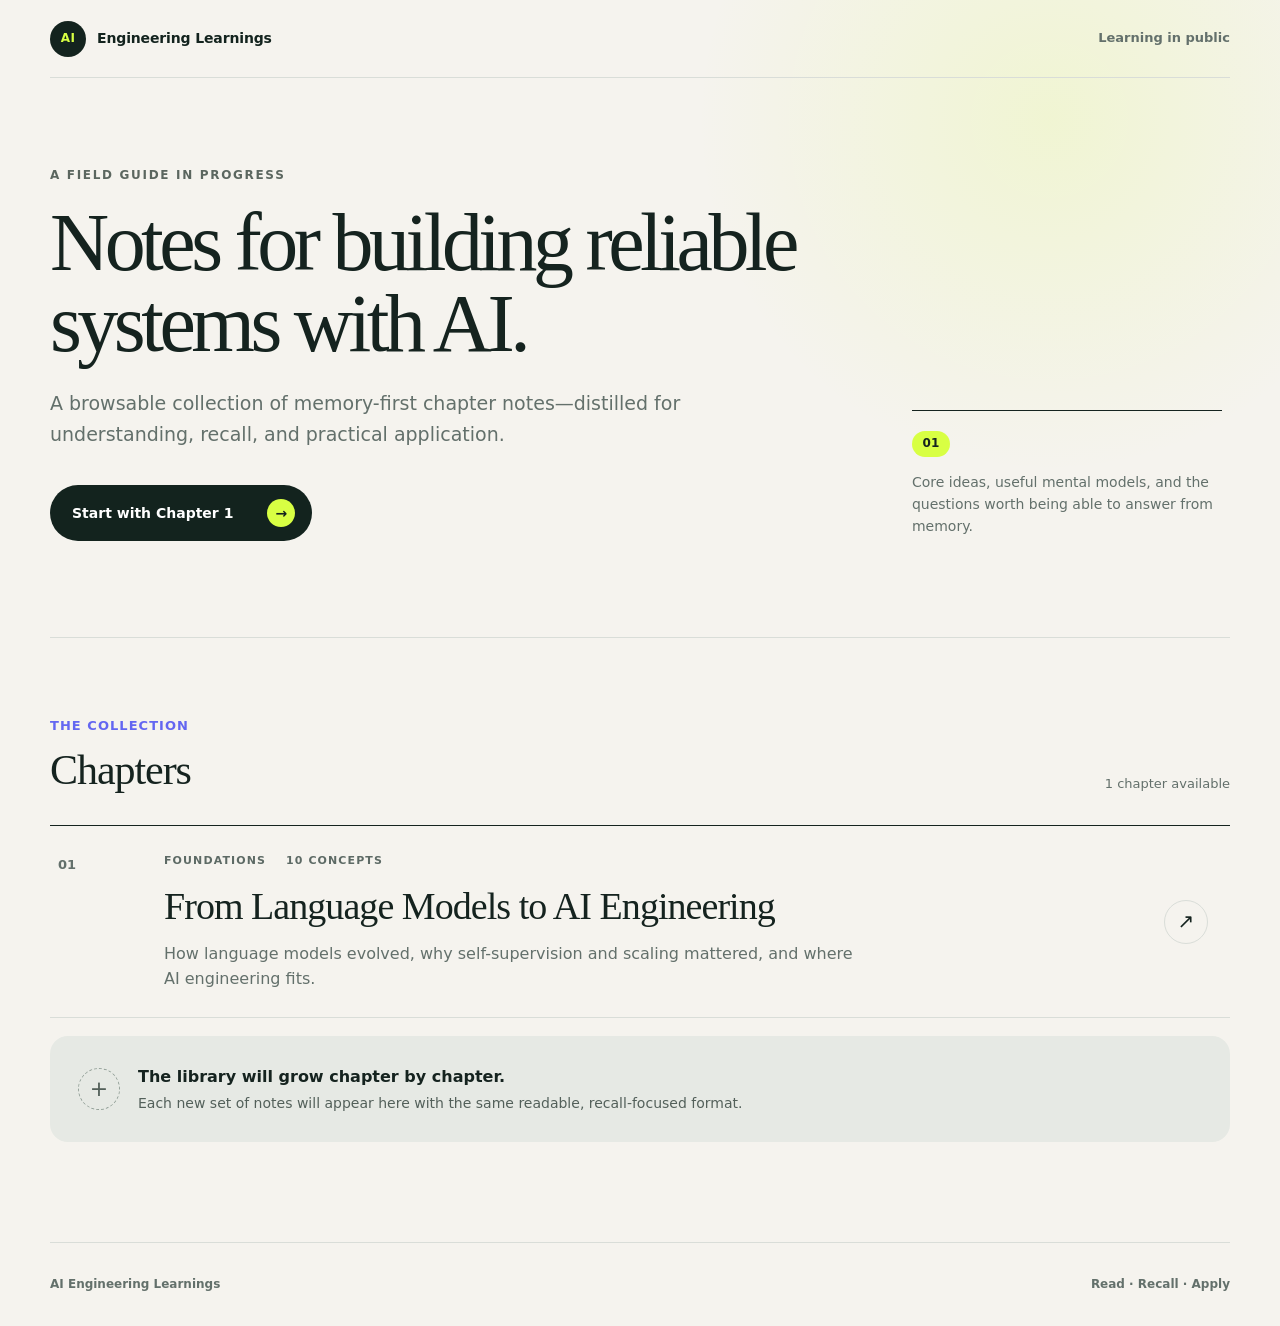
<file: index.html>
<!doctype html>
<html lang="en">
<head>
  <meta charset="utf-8">
  <meta name="viewport" content="width=device-width, initial-scale=1">
  <title>AI Engineering Learnings</title>
  <meta name="description" content="A growing collection of practical, memory-first notes on AI engineering.">
  <link rel="stylesheet" href="styles.css">
</head>
<body class="home-body">
  <header class="site-header site-header-home">
    <a class="brand" href="index.html" aria-label="AI Engineering Learnings home">
      <span class="brand-mark" aria-hidden="true">AI</span>
      <span>Engineering Learnings</span>
    </a>
    <span class="edition-label">Learning in public</span>
  </header>

  <main>
    <section class="home-hero" aria-labelledby="home-title">
      <div class="home-hero-content">
        <p class="eyebrow">A field guide in progress</p>
        <h1 id="home-title">Notes for building reliable systems with AI.</h1>
        <p class="home-intro">A browsable collection of memory-first chapter notes—distilled for understanding, recall, and practical application.</p>
        <a class="primary-link" href="chapters/chapter-1.html">Start with Chapter 1 <span aria-hidden="true">→</span></a>
      </div>
      <aside class="hero-note" aria-label="What these notes prioritize">
        <span class="note-number">01</span>
        <p>Core ideas, useful mental models, and the questions worth being able to answer from memory.</p>
      </aside>
    </section>

    <section class="chapter-library" aria-labelledby="chapters-title">
      <div class="section-heading">
        <div>
          <p class="kicker">The collection</p>
          <h2 id="chapters-title">Chapters</h2>
        </div>
        <p class="chapter-count">1 chapter available</p>
      </div>

      <div class="chapter-list">
        <article class="chapter-item chapter-item-active">
          <a class="chapter-link" href="chapters/chapter-1.html" aria-label="Read Chapter 1: From Language Models to AI Engineering">
            <div class="chapter-index">01</div>
            <div class="chapter-summary">
              <div class="chapter-meta">
                <span>Foundations</span>
                <span>10 concepts</span>
              </div>
              <h3>From Language Models to AI Engineering</h3>
              <p>How language models evolved, why self-supervision and scaling mattered, and where AI engineering fits.</p>
            </div>
            <span class="chapter-arrow" aria-hidden="true">↗</span>
          </a>
        </article>

        <div class="collection-note">
          <span class="collection-note-icon" aria-hidden="true">+</span>
          <div>
            <strong>The library will grow chapter by chapter.</strong>
            <p>Each new set of notes will appear here with the same readable, recall-focused format.</p>
          </div>
        </div>
      </div>
    </section>
  </main>

  <footer class="home-footer">
    <span>AI Engineering Learnings</span>
    <span>Read · Recall · Apply</span>
  </footer>
</body>
</html>
</file>
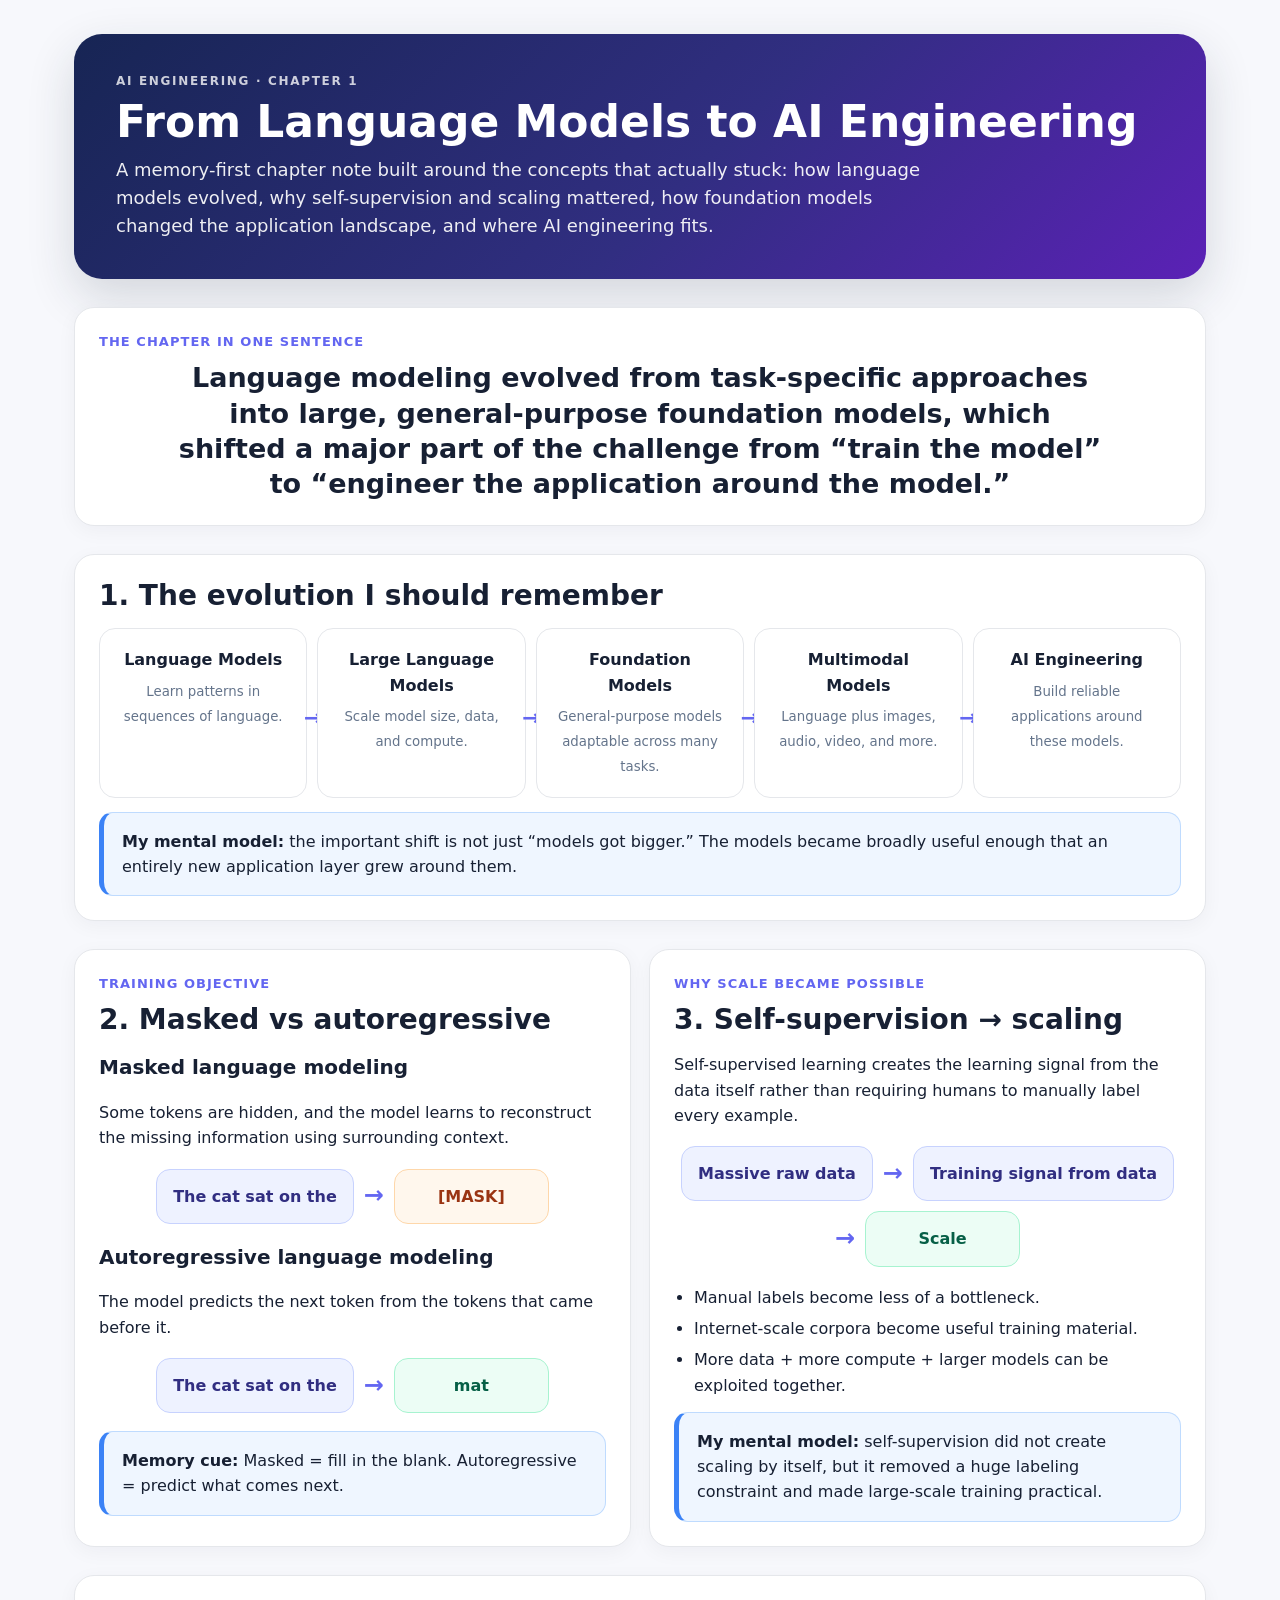
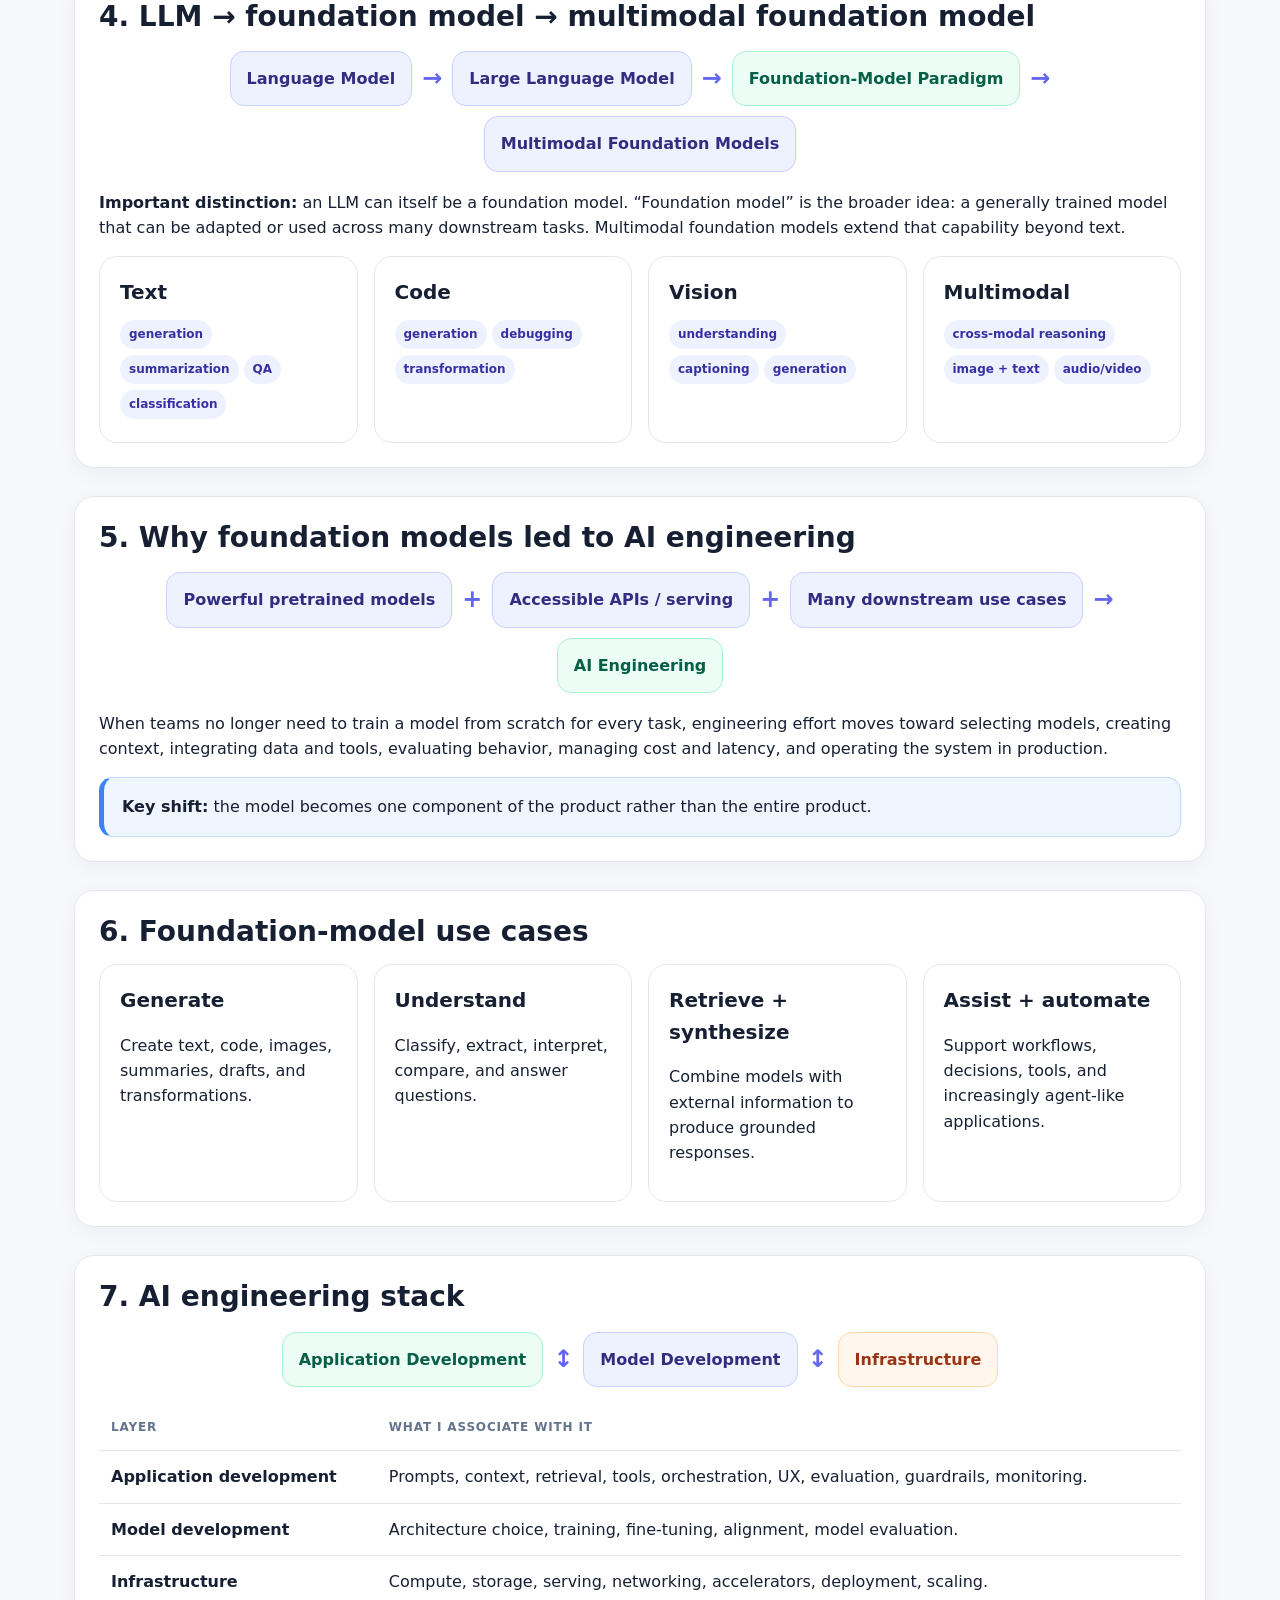
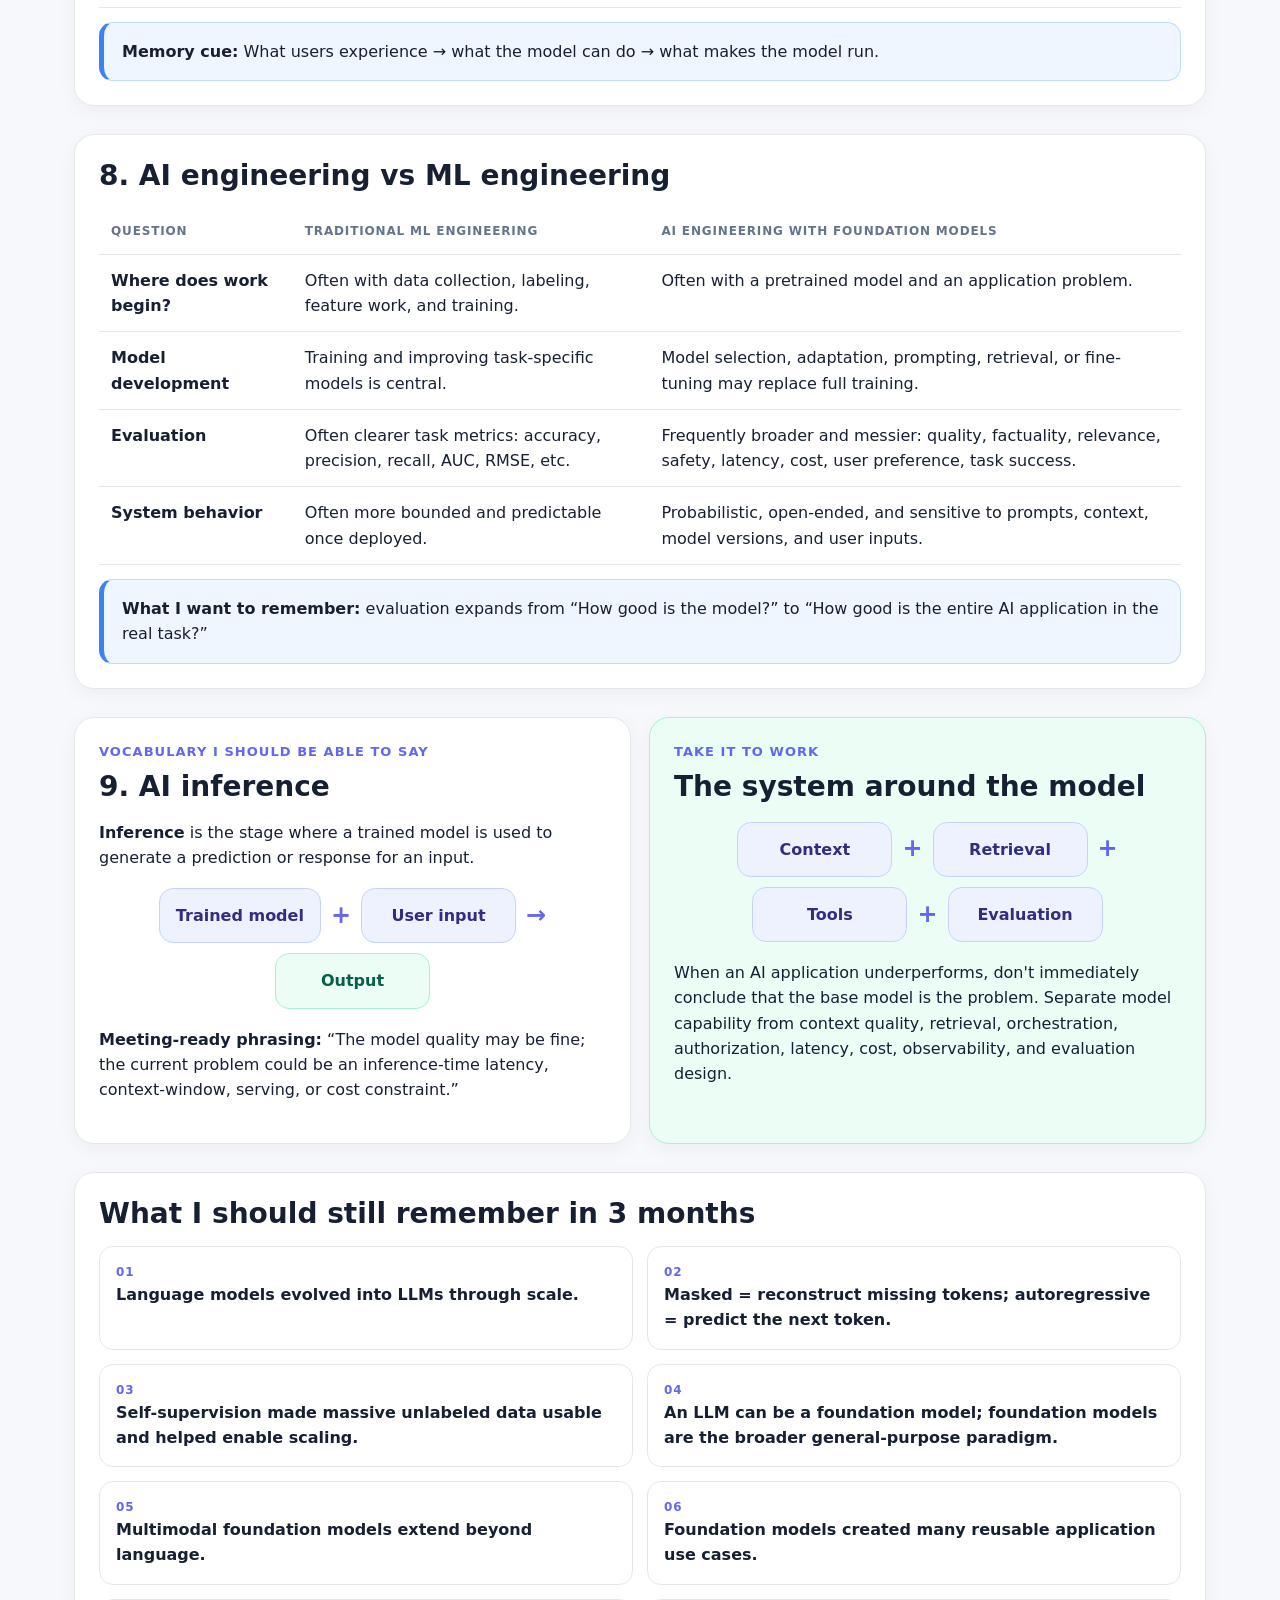
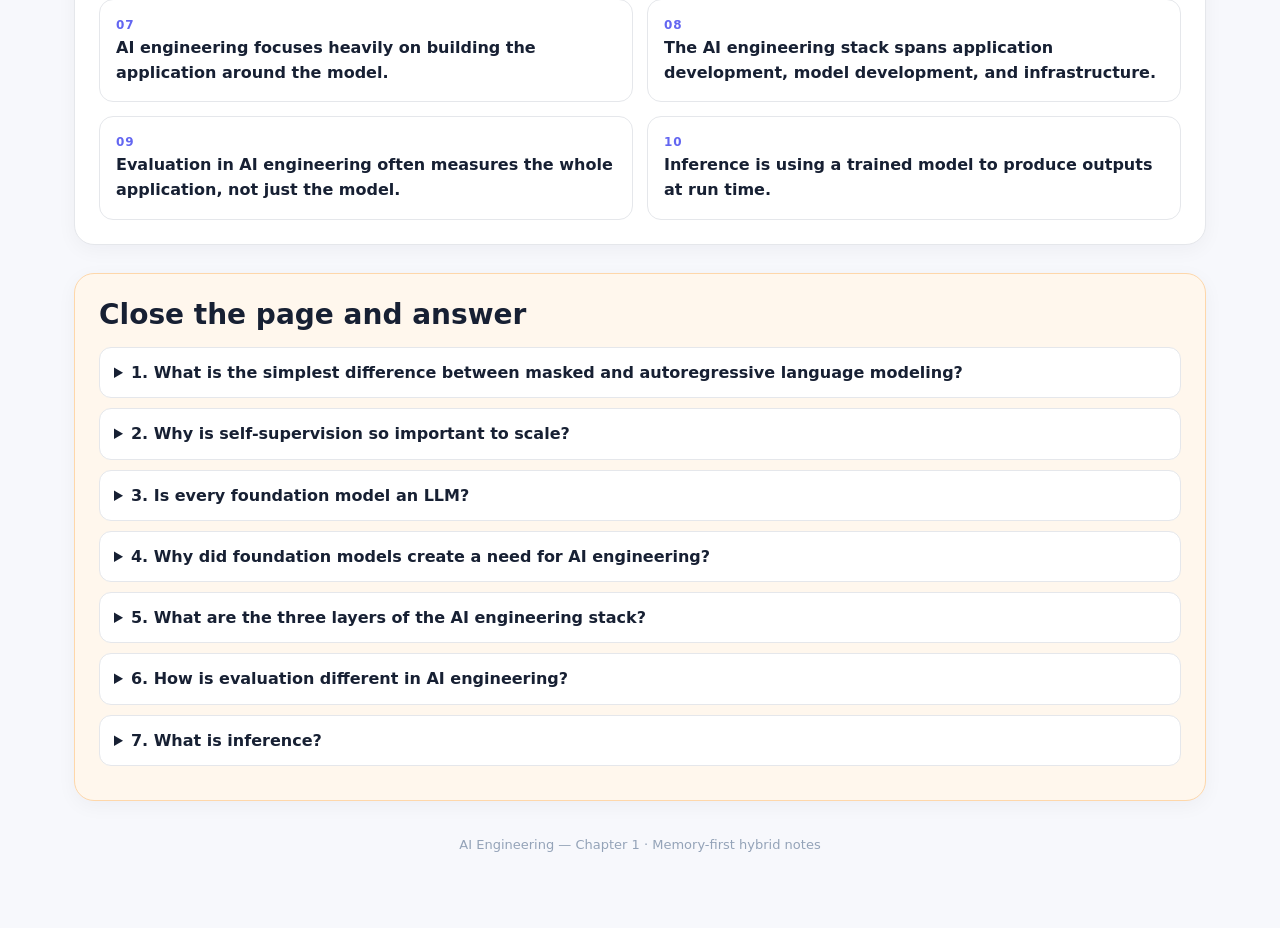
<file: ai_engineering_ch1_notes.html>
<!doctype html>
<html>
<head>
<meta charset="utf-8">
<meta name="viewport" content="width=device-width, initial-scale=1">
<title>AI Engineering — Chapter 1 Memory Notes</title>
<style>
:root{
  --bg:#f7f8fc; --ink:#172033; --muted:#64748b; --line:#e5e7eb;
  --indigo:#3730a3; --violet:#6d28d9; --soft:#eef2ff; --green:#ecfdf5;
  --greenline:#a7f3d0; --amber:#fff7ed; --amberline:#fed7aa; --blue:#eff6ff;
  --blueline:#bfdbfe;
}
*{box-sizing:border-box}
body{margin:0;background:var(--bg);color:var(--ink);font-family:Inter,ui-sans-serif,system-ui,-apple-system,BlinkMacSystemFont,"Segoe UI",sans-serif;line-height:1.58}
.page{max-width:1180px;margin:0 auto;padding:34px 24px 72px}
.hero{background:linear-gradient(135deg,#172554,#312e81 55%,#5b21b6);color:white;border-radius:28px;padding:38px 42px;box-shadow:0 18px 48px rgba(30,41,59,.16)}
.eyebrow{font-size:12px;letter-spacing:.14em;text-transform:uppercase;font-weight:800;opacity:.78}
h1{font-size:44px;line-height:1.06;margin:8px 0 10px}
h2{font-size:28px;line-height:1.2;margin:0 0 16px}
h3{font-size:20px;margin:0 0 8px}
.hero p{font-size:18px;max-width:830px;opacity:.92;margin:0}
.section{margin-top:28px}
.card{background:white;border:1px solid var(--line);border-radius:20px;padding:24px;box-shadow:0 5px 20px rgba(15,23,42,.045)}
.bigidea{font-size:27px;font-weight:850;line-height:1.3;text-align:center;max-width:930px;margin:0 auto}
.muted{color:var(--muted)}
.grid{display:grid;grid-template-columns:repeat(auto-fit,minmax(255px,1fr));gap:16px}
.flow{display:flex;flex-wrap:wrap;align-items:center;justify-content:center;gap:10px;margin:18px 0}
.node{background:var(--soft);border:1px solid #c7d2fe;color:#312e81;border-radius:14px;padding:14px 16px;font-weight:800;text-align:center;min-width:155px}
.node.green{background:var(--green);border-color:var(--greenline);color:#065f46}
.node.amber{background:var(--amber);border-color:var(--amberline);color:#9a3412}
.arrow{font-size:24px;color:#6366f1;font-weight:900}
.two{display:grid;grid-template-columns:1fr 1fr;gap:18px}
.compare{border-radius:18px;padding:20px;border:1px solid var(--line);background:#fff}
.tag{display:inline-block;padding:5px 9px;border-radius:999px;background:var(--soft);color:#3730a3;font-size:12px;font-weight:800;margin:3px 5px 3px 0}
.mental{background:var(--blue);border:1px solid var(--blueline);border-left:5px solid #3b82f6;border-radius:14px;padding:16px 18px;margin-top:14px}
.work{background:var(--green);border-color:var(--greenline)}
.warn{background:var(--amber);border-color:var(--amberline)}
.kicker{font-size:13px;text-transform:uppercase;letter-spacing:.08em;font-weight:850;color:#6366f1;margin-bottom:8px}
.timeline{display:grid;grid-template-columns:repeat(5,1fr);gap:10px;align-items:stretch}
.t{background:white;border:1px solid var(--line);border-radius:16px;padding:18px;text-align:center;position:relative}
.t b{display:block;font-size:16px;margin-bottom:5px}
.t small{color:var(--muted)}
.t:not(:last-child):after{content:"→";position:absolute;right:-16px;top:43%;font-size:22px;color:#6366f1;font-weight:900}
ul{margin:8px 0 0 20px;padding:0} li{margin:6px 0}
table{width:100%;border-collapse:collapse}
th,td{padding:13px 12px;border-bottom:1px solid var(--line);text-align:left;vertical-align:top}
th{font-size:12px;text-transform:uppercase;letter-spacing:.07em;color:#64748b}
.recall{display:grid;grid-template-columns:1fr 1fr;gap:14px}
.r{background:white;border:1px solid var(--line);border-radius:14px;padding:16px}
.num{font-size:12px;font-weight:900;color:#6366f1;letter-spacing:.08em}
details{background:white;border:1px solid var(--line);border-radius:12px;padding:12px 14px;margin:10px 0}
summary{cursor:pointer;font-weight:800}
.footer{text-align:center;margin-top:34px;color:#94a3b8;font-size:13px}
@media(max-width:820px){
  h1{font-size:36px}.hero{padding:30px 26px}.two,.recall{grid-template-columns:1fr}.timeline{grid-template-columns:1fr}
  .t:not(:last-child):after{content:"↓";right:49%;top:auto;bottom:-23px}
}
</style>
</head>
<body>
<div class="page">

<section class="hero">
  <div class="eyebrow">AI Engineering · Chapter 1</div>
  <h1>From Language Models to AI Engineering</h1>
  <p>A memory-first chapter note built around the concepts that actually stuck: how language models evolved, why self-supervision and scaling mattered, how foundation models changed the application landscape, and where AI engineering fits.</p>
</section>

<section class="section card">
  <div class="kicker">The chapter in one sentence</div>
  <p class="bigidea">Language modeling evolved from task-specific approaches into large, general-purpose foundation models, which shifted a major part of the challenge from “train the model” to “engineer the application around the model.”</p>
</section>

<section class="section card">
  <h2>1. The evolution I should remember</h2>
  <div class="timeline">
    <div class="t"><b>Language Models</b><small>Learn patterns in sequences of language.</small></div>
    <div class="t"><b>Large Language Models</b><small>Scale model size, data, and compute.</small></div>
    <div class="t"><b>Foundation Models</b><small>General-purpose models adaptable across many tasks.</small></div>
    <div class="t"><b>Multimodal Models</b><small>Language plus images, audio, video, and more.</small></div>
    <div class="t"><b>AI Engineering</b><small>Build reliable applications around these models.</small></div>
  </div>
  <div class="mental"><strong>My mental model:</strong> the important shift is not just “models got bigger.” The models became broadly useful enough that an entirely new application layer grew around them.</div>
</section>

<section class="section two">
  <div class="card">
    <div class="kicker">Training objective</div>
    <h2>2. Masked vs autoregressive</h2>
    <h3>Masked language modeling</h3>
    <p>Some tokens are hidden, and the model learns to reconstruct the missing information using surrounding context.</p>
    <div class="flow">
      <div class="node">The cat sat on the</div><div class="arrow">→</div><div class="node amber">[MASK]</div>
    </div>
    <h3 style="margin-top:18px">Autoregressive language modeling</h3>
    <p>The model predicts the next token from the tokens that came before it.</p>
    <div class="flow">
      <div class="node">The cat sat on the</div><div class="arrow">→</div><div class="node green">mat</div>
    </div>
    <div class="mental"><strong>Memory cue:</strong> Masked = fill in the blank. Autoregressive = predict what comes next.</div>
  </div>

  <div class="card">
    <div class="kicker">Why scale became possible</div>
    <h2>3. Self-supervision → scaling</h2>
    <p>Self-supervised learning creates the learning signal from the data itself rather than requiring humans to manually label every example.</p>
    <div class="flow">
      <div class="node">Massive raw data</div><div class="arrow">→</div><div class="node">Training signal from data</div><div class="arrow">→</div><div class="node green">Scale</div>
    </div>
    <ul>
      <li>Manual labels become less of a bottleneck.</li>
      <li>Internet-scale corpora become useful training material.</li>
      <li>More data + more compute + larger models can be exploited together.</li>
    </ul>
    <div class="mental"><strong>My mental model:</strong> self-supervision did not create scaling by itself, but it removed a huge labeling constraint and made large-scale training practical.</div>
  </div>
</section>

<section class="section card">
  <h2>4. LLM → foundation model → multimodal foundation model</h2>
  <div class="flow">
    <div class="node">Language Model</div><div class="arrow">→</div>
    <div class="node">Large Language Model</div><div class="arrow">→</div>
    <div class="node green">Foundation-Model Paradigm</div><div class="arrow">→</div>
    <div class="node">Multimodal Foundation Models</div>
  </div>
  <p><strong>Important distinction:</strong> an LLM can itself be a foundation model. “Foundation model” is the broader idea: a generally trained model that can be adapted or used across many downstream tasks. Multimodal foundation models extend that capability beyond text.</p>
  <div class="grid" style="margin-top:14px">
    <div class="compare"><h3>Text</h3><span class="tag">generation</span><span class="tag">summarization</span><span class="tag">QA</span><span class="tag">classification</span></div>
    <div class="compare"><h3>Code</h3><span class="tag">generation</span><span class="tag">debugging</span><span class="tag">transformation</span></div>
    <div class="compare"><h3>Vision</h3><span class="tag">understanding</span><span class="tag">captioning</span><span class="tag">generation</span></div>
    <div class="compare"><h3>Multimodal</h3><span class="tag">cross-modal reasoning</span><span class="tag">image + text</span><span class="tag">audio/video</span></div>
  </div>
</section>

<section class="section card">
  <h2>5. Why foundation models led to AI engineering</h2>
  <div class="flow">
    <div class="node">Powerful pretrained models</div><div class="arrow">+</div>
    <div class="node">Accessible APIs / serving</div><div class="arrow">+</div>
    <div class="node">Many downstream use cases</div><div class="arrow">→</div>
    <div class="node green">AI Engineering</div>
  </div>
  <p>When teams no longer need to train a model from scratch for every task, engineering effort moves toward selecting models, creating context, integrating data and tools, evaluating behavior, managing cost and latency, and operating the system in production.</p>
  <div class="mental"><strong>Key shift:</strong> the model becomes one component of the product rather than the entire product.</div>
</section>

<section class="section card">
  <h2>6. Foundation-model use cases</h2>
  <div class="grid">
    <div class="compare"><h3>Generate</h3><p>Create text, code, images, summaries, drafts, and transformations.</p></div>
    <div class="compare"><h3>Understand</h3><p>Classify, extract, interpret, compare, and answer questions.</p></div>
    <div class="compare"><h3>Retrieve + synthesize</h3><p>Combine models with external information to produce grounded responses.</p></div>
    <div class="compare"><h3>Assist + automate</h3><p>Support workflows, decisions, tools, and increasingly agent-like applications.</p></div>
  </div>
</section>

<section class="section card">
  <h2>7. AI engineering stack</h2>
  <div class="flow">
    <div class="node green">Application Development</div><div class="arrow">↕</div>
    <div class="node">Model Development</div><div class="arrow">↕</div>
    <div class="node amber">Infrastructure</div>
  </div>
  <table>
    <tr><th>Layer</th><th>What I associate with it</th></tr>
    <tr><td><strong>Application development</strong></td><td>Prompts, context, retrieval, tools, orchestration, UX, evaluation, guardrails, monitoring.</td></tr>
    <tr><td><strong>Model development</strong></td><td>Architecture choice, training, fine-tuning, alignment, model evaluation.</td></tr>
    <tr><td><strong>Infrastructure</strong></td><td>Compute, storage, serving, networking, accelerators, deployment, scaling.</td></tr>
  </table>
  <div class="mental"><strong>Memory cue:</strong> What users experience → what the model can do → what makes the model run.</div>
</section>

<section class="section card">
  <h2>8. AI engineering vs ML engineering</h2>
  <table>
    <tr><th>Question</th><th>Traditional ML engineering</th><th>AI engineering with foundation models</th></tr>
    <tr><td><strong>Where does work begin?</strong></td><td>Often with data collection, labeling, feature work, and training.</td><td>Often with a pretrained model and an application problem.</td></tr>
    <tr><td><strong>Model development</strong></td><td>Training and improving task-specific models is central.</td><td>Model selection, adaptation, prompting, retrieval, or fine-tuning may replace full training.</td></tr>
    <tr><td><strong>Evaluation</strong></td><td>Often clearer task metrics: accuracy, precision, recall, AUC, RMSE, etc.</td><td>Frequently broader and messier: quality, factuality, relevance, safety, latency, cost, user preference, task success.</td></tr>
    <tr><td><strong>System behavior</strong></td><td>Often more bounded and predictable once deployed.</td><td>Probabilistic, open-ended, and sensitive to prompts, context, model versions, and user inputs.</td></tr>
  </table>
  <div class="mental"><strong>What I want to remember:</strong> evaluation expands from “How good is the model?” to “How good is the entire AI application in the real task?”</div>
</section>

<section class="section two">
  <div class="card">
    <div class="kicker">Vocabulary I should be able to say</div>
    <h2>9. AI inference</h2>
    <p><strong>Inference</strong> is the stage where a trained model is used to generate a prediction or response for an input.</p>
    <div class="flow">
      <div class="node">Trained model</div><div class="arrow">+</div><div class="node">User input</div><div class="arrow">→</div><div class="node green">Output</div>
    </div>
    <p><strong>Meeting-ready phrasing:</strong> “The model quality may be fine; the current problem could be an inference-time latency, context-window, serving, or cost constraint.”</p>
  </div>

  <div class="card work">
    <div class="kicker">Take it to work</div>
    <h2>The system around the model</h2>
    <div class="flow">
      <div class="node">Context</div><div class="arrow">+</div>
      <div class="node">Retrieval</div><div class="arrow">+</div>
      <div class="node">Tools</div><div class="arrow">+</div>
      <div class="node">Evaluation</div>
    </div>
    <p>When an AI application underperforms, don't immediately conclude that the base model is the problem. Separate model capability from context quality, retrieval, orchestration, authorization, latency, cost, observability, and evaluation design.</p>
  </div>
</section>

<section class="section card">
  <h2>What I should still remember in 3 months</h2>
  <div class="recall">
    <div class="r"><div class="num">01</div><strong>Language models evolved into LLMs through scale.</strong></div>
    <div class="r"><div class="num">02</div><strong>Masked = reconstruct missing tokens; autoregressive = predict the next token.</strong></div>
    <div class="r"><div class="num">03</div><strong>Self-supervision made massive unlabeled data usable and helped enable scaling.</strong></div>
    <div class="r"><div class="num">04</div><strong>An LLM can be a foundation model; foundation models are the broader general-purpose paradigm.</strong></div>
    <div class="r"><div class="num">05</div><strong>Multimodal foundation models extend beyond language.</strong></div>
    <div class="r"><div class="num">06</div><strong>Foundation models created many reusable application use cases.</strong></div>
    <div class="r"><div class="num">07</div><strong>AI engineering focuses heavily on building the application around the model.</strong></div>
    <div class="r"><div class="num">08</div><strong>The AI engineering stack spans application development, model development, and infrastructure.</strong></div>
    <div class="r"><div class="num">09</div><strong>Evaluation in AI engineering often measures the whole application, not just the model.</strong></div>
    <div class="r"><div class="num">10</div><strong>Inference is using a trained model to produce outputs at run time.</strong></div>
  </div>
</section>

<section class="section card warn">
  <h2>Close the page and answer</h2>
  <details><summary>1. What is the simplest difference between masked and autoregressive language modeling?</summary><p>Masked models reconstruct hidden information; autoregressive models predict the next token from prior context.</p></details>
  <details><summary>2. Why is self-supervision so important to scale?</summary><p>Because the training signal can be derived from raw data itself, reducing dependence on manually labeled examples and allowing enormous datasets to be used.</p></details>
  <details><summary>3. Is every foundation model an LLM?</summary><p>No. Foundation model is broader. Many LLMs are foundation models, but foundation models can also be vision, audio, or multimodal models.</p></details>
  <details><summary>4. Why did foundation models create a need for AI engineering?</summary><p>Because broadly capable pretrained models shifted much of the work toward building, evaluating, integrating, and operating applications around the model.</p></details>
  <details><summary>5. What are the three layers of the AI engineering stack?</summary><p>Application development, model development, and infrastructure.</p></details>
  <details><summary>6. How is evaluation different in AI engineering?</summary><p>It often has to evaluate open-ended application behavior across quality, relevance, factuality, safety, cost, latency, and task success—not just a single model metric.</p></details>
  <details><summary>7. What is inference?</summary><p>Using a trained model at run time to produce a prediction or generated response for an input.</p></details>
</section>

<div class="footer">AI Engineering — Chapter 1 · Memory-first hybrid notes</div>

</div>
</body>
</html>
</file>
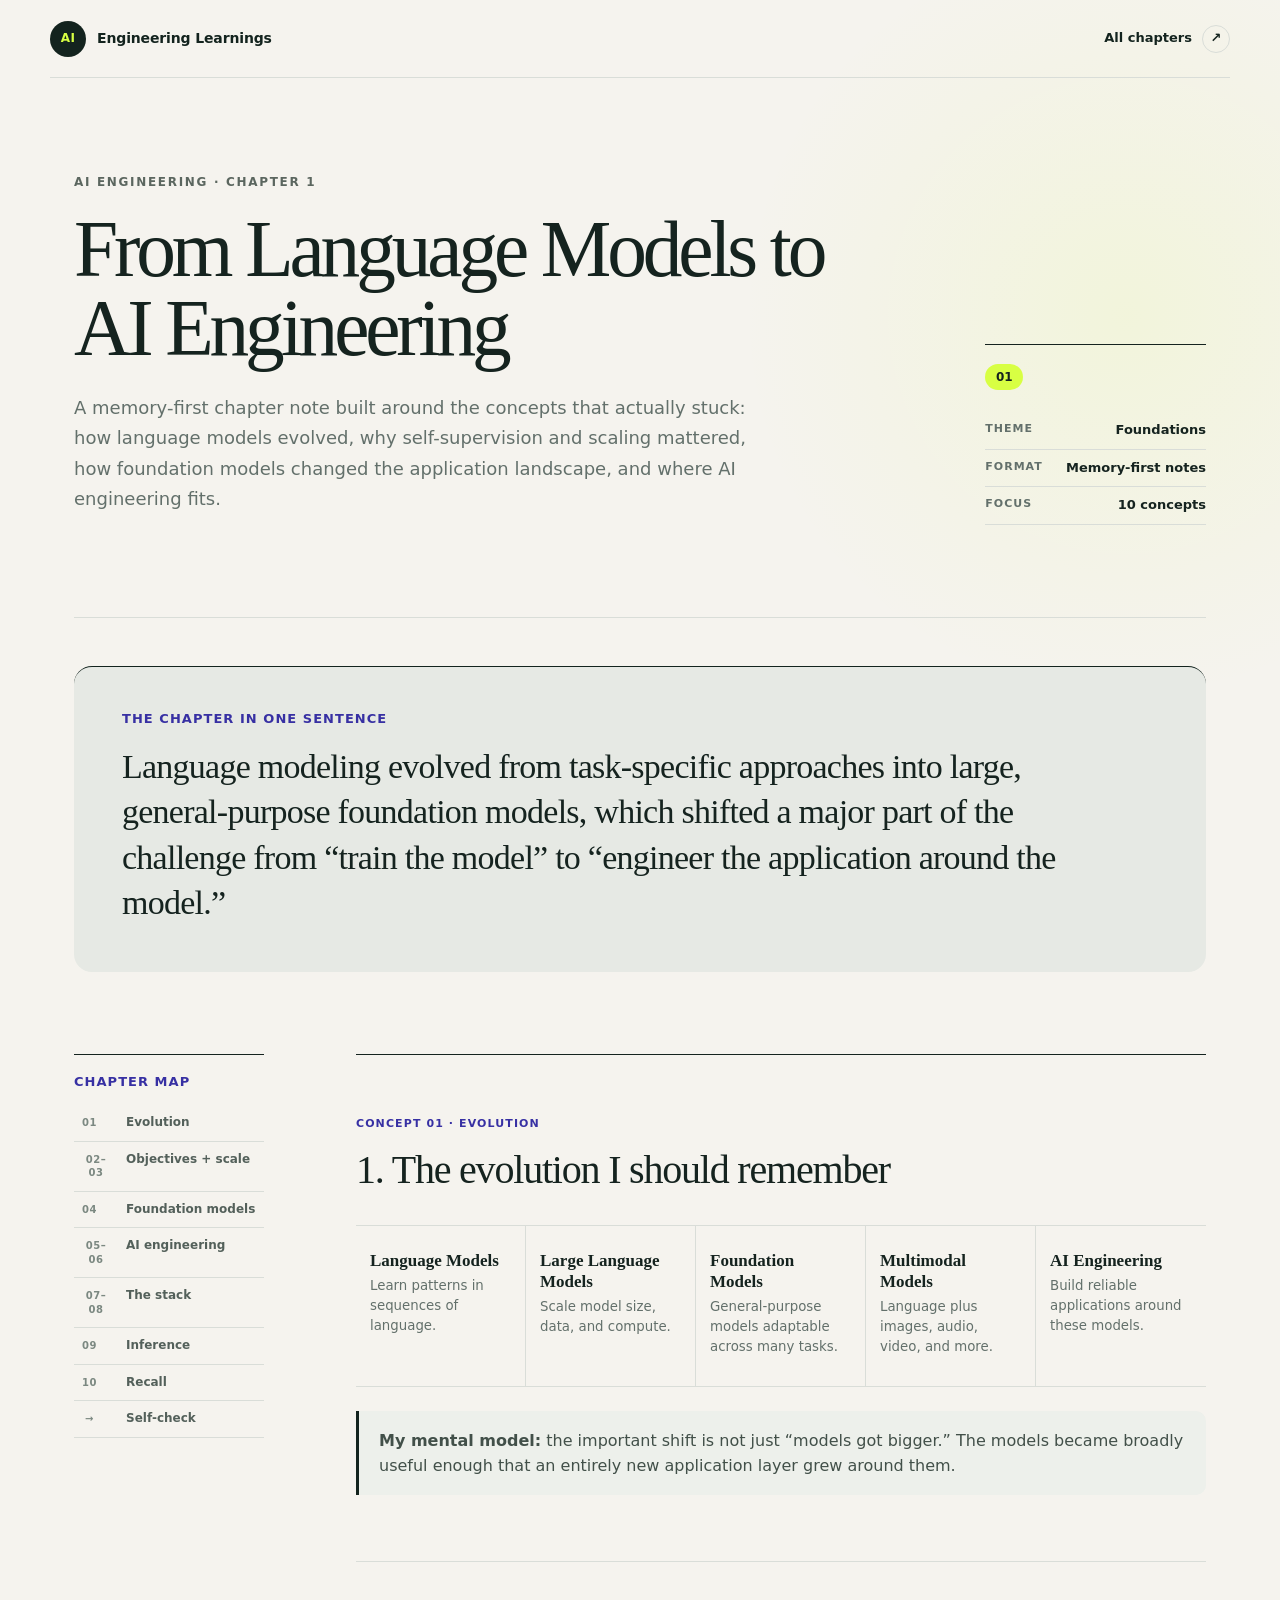
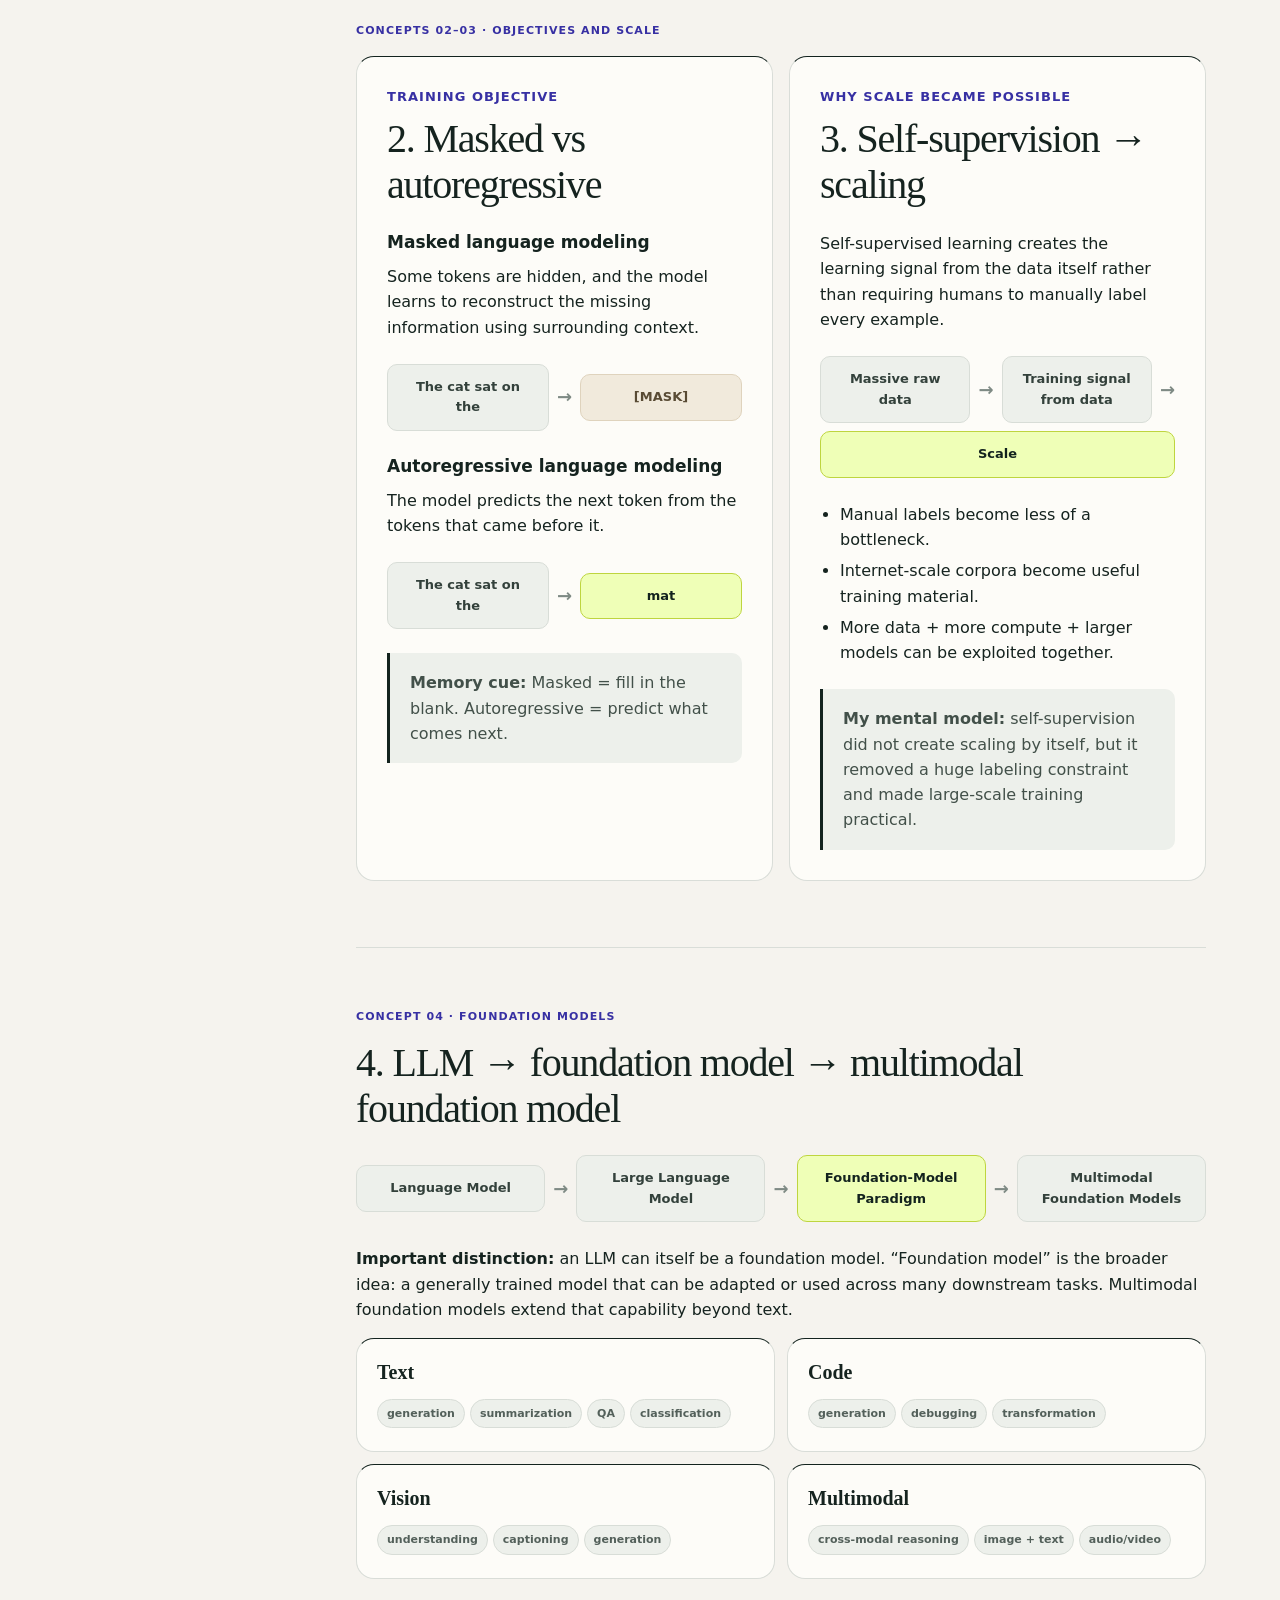
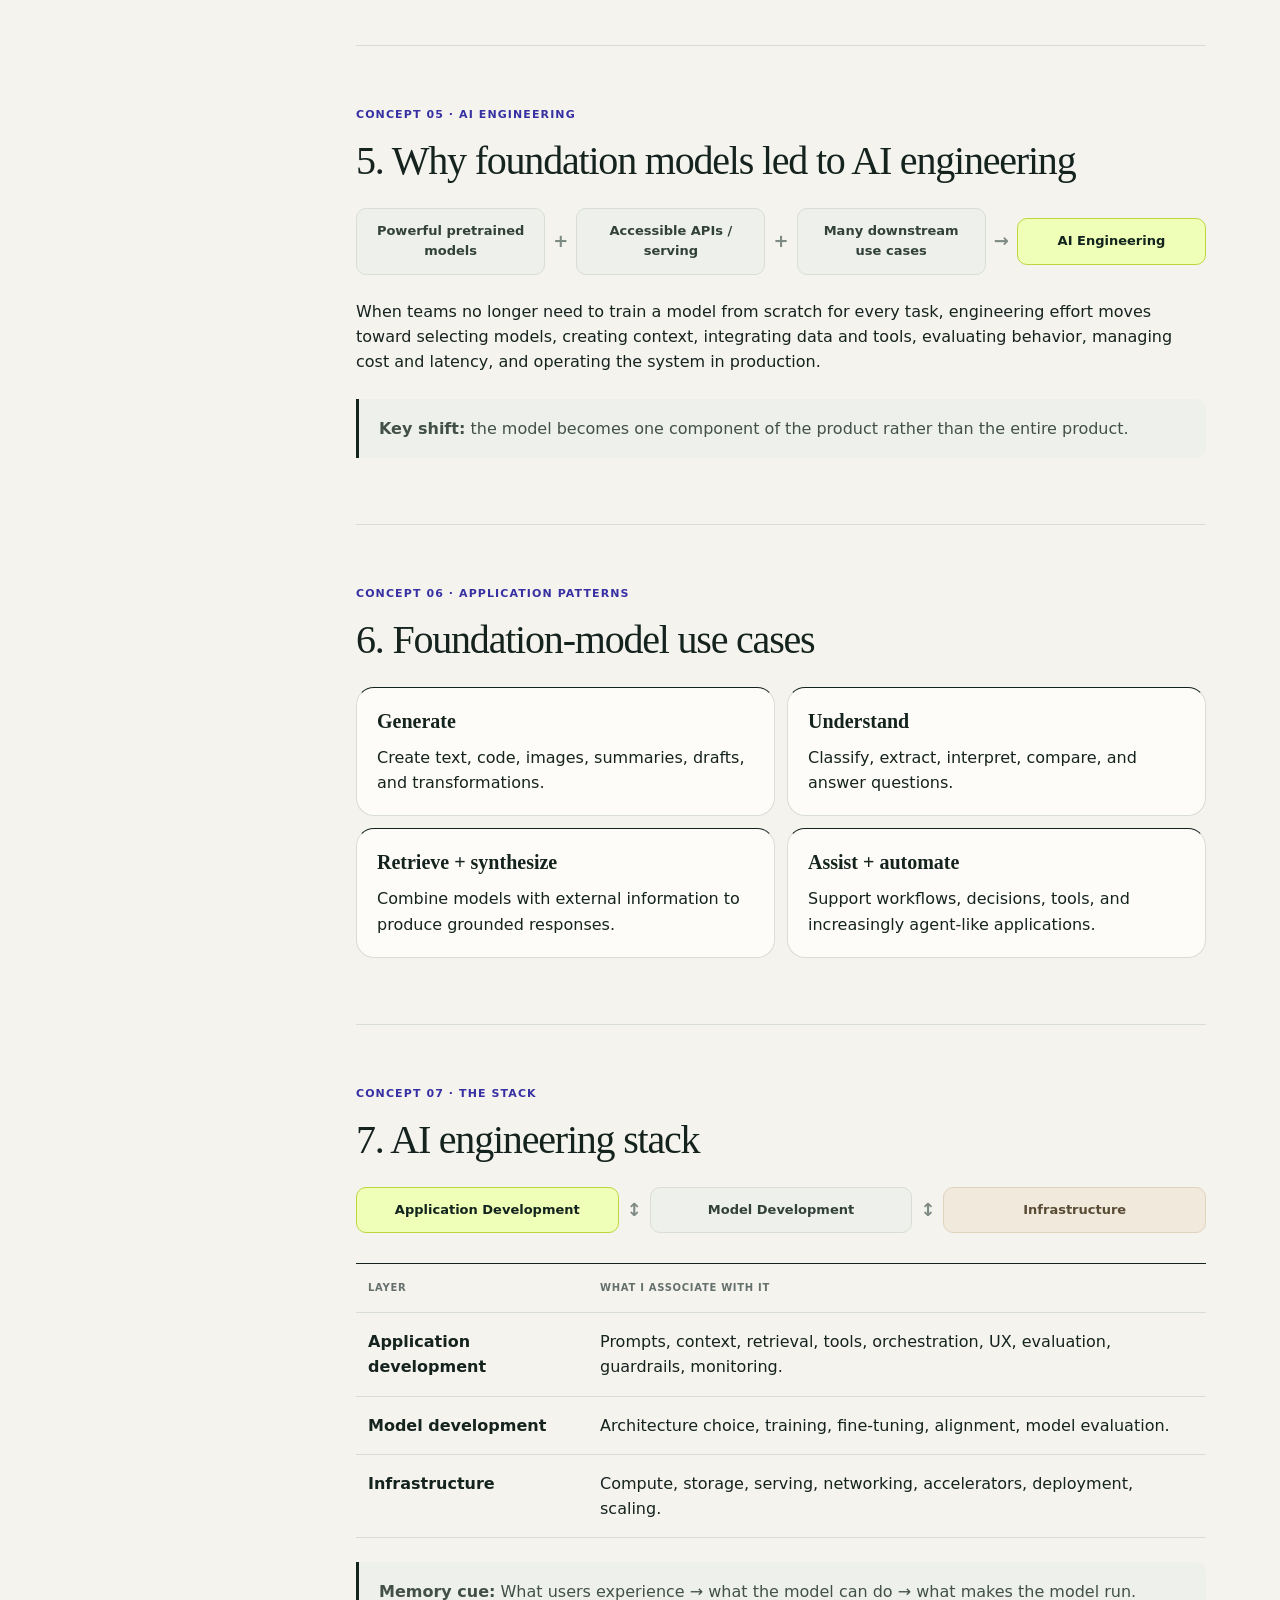
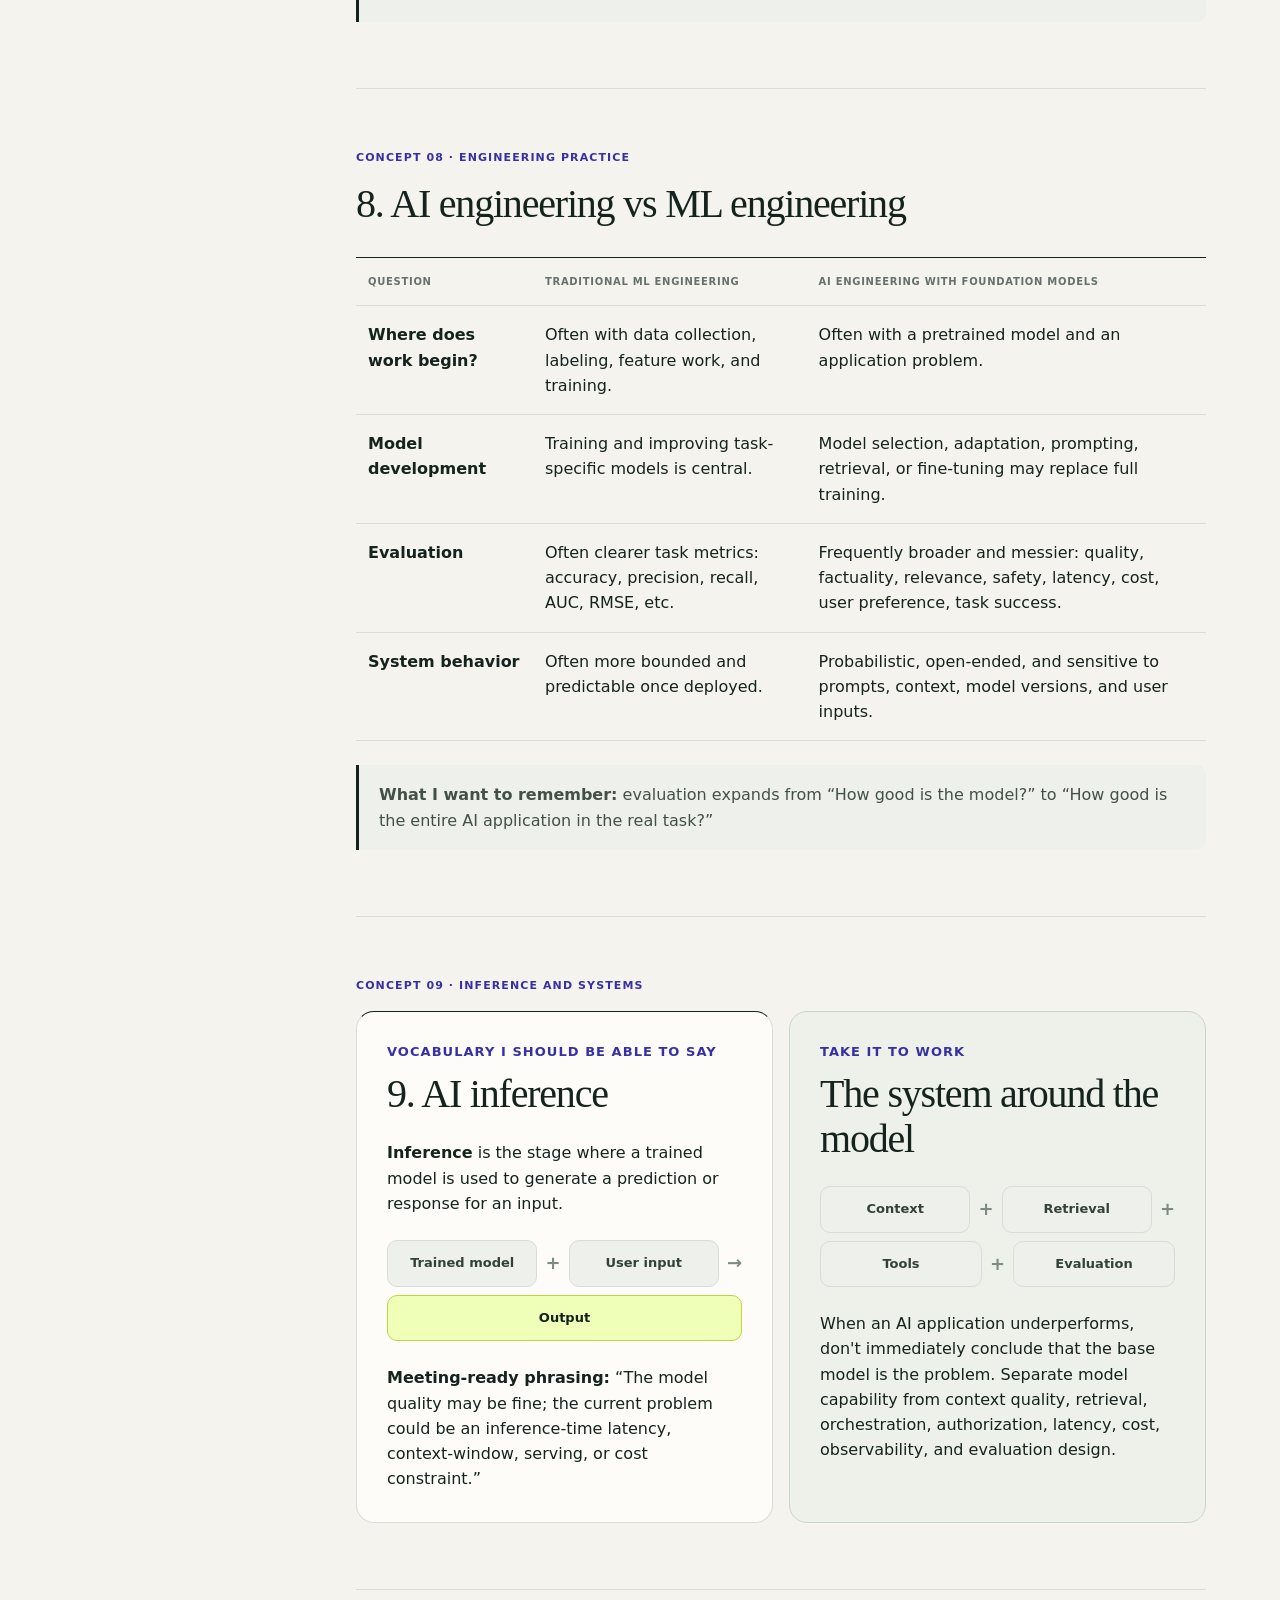
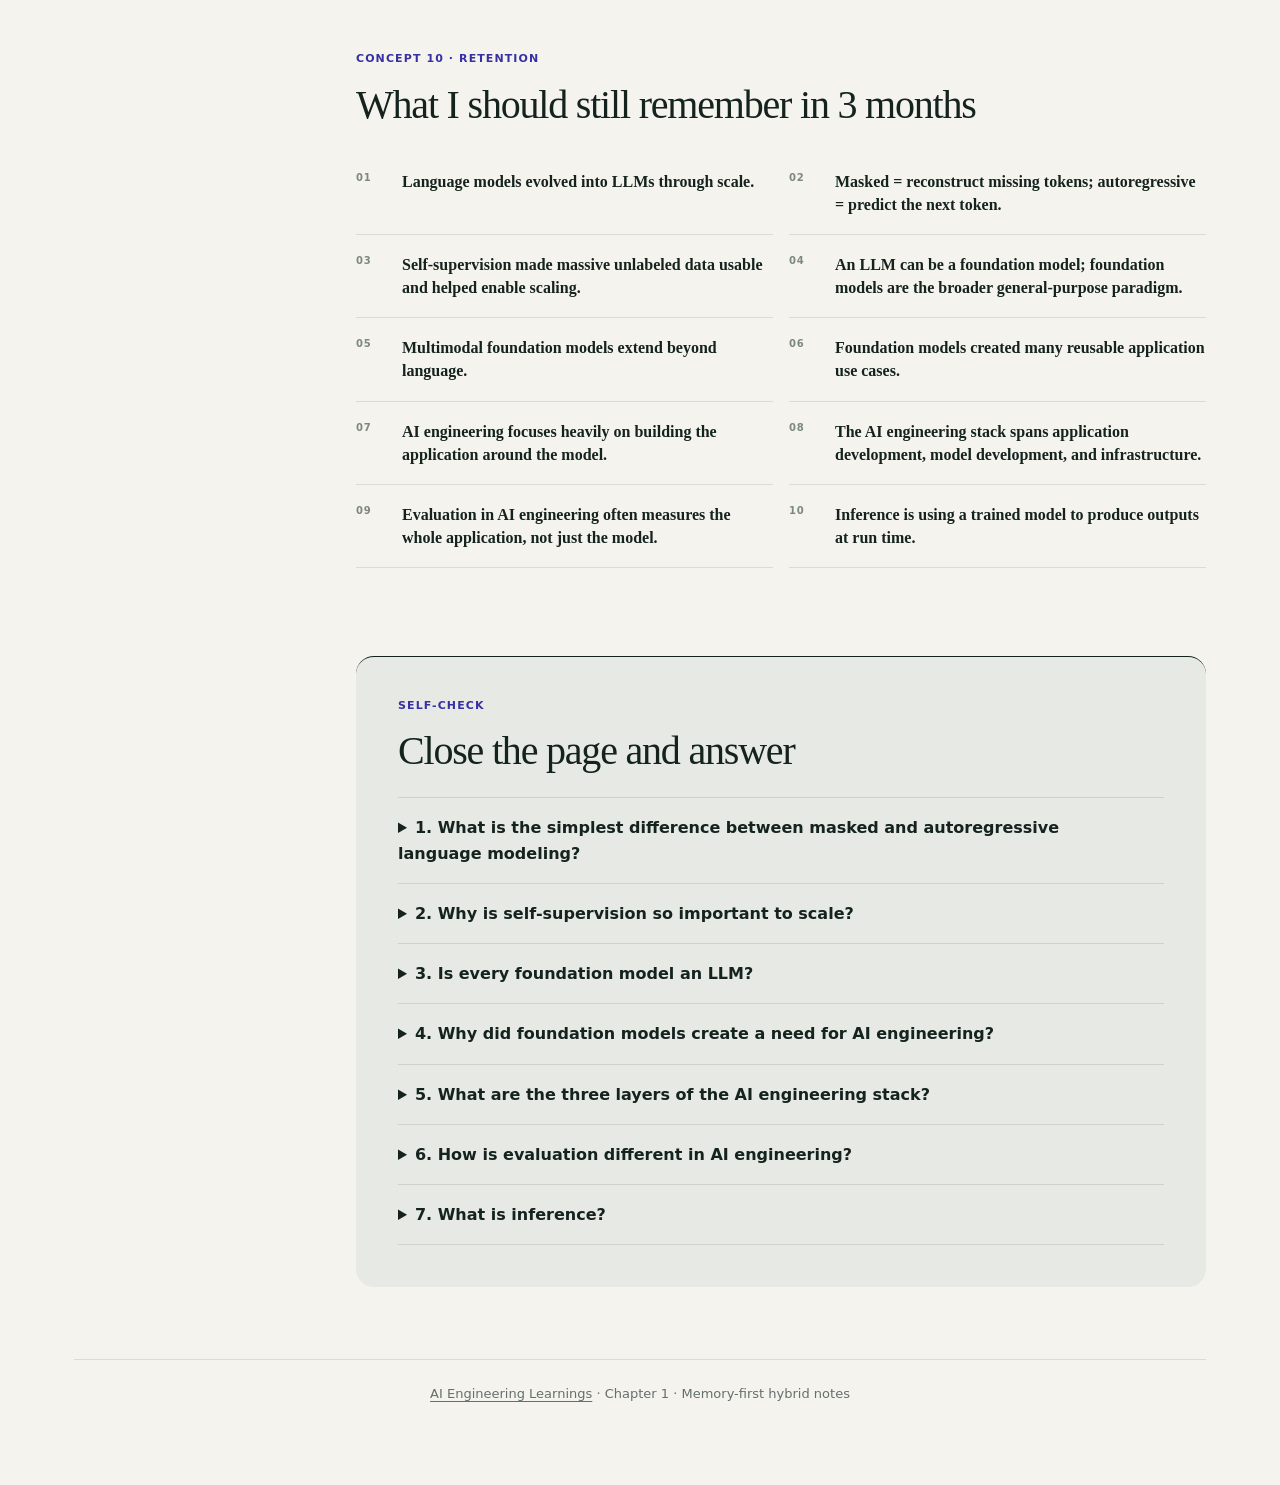
<file: chapters/chapter-1.html>
<!doctype html>
<html lang="en">
<head>
<meta charset="utf-8">
<meta name="viewport" content="width=device-width, initial-scale=1">
<title>AI Engineering — Chapter 1 Memory Notes</title>
<meta name="description" content="Memory-first notes on language models, foundation models, and the AI engineering discipline.">
<link rel="stylesheet" href="../styles.css">
</head>
<body class="chapter-body">
<a class="skip-link" href="#chapter-content">Skip to chapter content</a>
<header class="site-header chapter-header">
  <a class="brand" href="../index.html" aria-label="AI Engineering Learnings home">
    <span class="brand-mark" aria-hidden="true">AI</span>
    <span>Engineering Learnings</span>
  </a>
  <a class="back-link" href="../index.html">All chapters <span aria-hidden="true">↗</span></a>
</header>
<main class="page chapter-page" id="chapter-content">

<section class="hero chapter-hero" aria-labelledby="chapter-title">
  <div class="chapter-hero-copy">
    <div class="eyebrow">AI Engineering · Chapter 1</div>
    <h1 id="chapter-title">From Language Models to AI Engineering</h1>
    <p>A memory-first chapter note built around the concepts that actually stuck: how language models evolved, why self-supervision and scaling mattered, how foundation models changed the application landscape, and where AI engineering fits.</p>
  </div>
  <aside class="chapter-hero-note" aria-label="Chapter overview">
    <span class="note-number">01</span>
    <dl>
      <div><dt>Theme</dt><dd>Foundations</dd></div>
      <div><dt>Format</dt><dd>Memory-first notes</dd></div>
      <div><dt>Focus</dt><dd>10 concepts</dd></div>
    </dl>
  </aside>
</section>

<section class="section card chapter-thesis">
  <div class="kicker">The chapter in one sentence</div>
  <p class="bigidea">Language modeling evolved from task-specific approaches into large, general-purpose foundation models, which shifted a major part of the challenge from “train the model” to “engineer the application around the model.”</p>
</section>

<div class="chapter-shell">
<nav class="chapter-nav" aria-label="Chapter sections">
  <p class="kicker">Chapter map</p>
  <a href="#evolution"><span>01</span>Evolution</a>
  <a href="#objectives"><span>02–03</span>Objectives + scale</a>
  <a href="#foundation-models"><span>04</span>Foundation models</a>
  <a href="#ai-engineering"><span>05–06</span>AI engineering</a>
  <a href="#engineering-stack"><span>07–08</span>The stack</a>
  <a href="#inference"><span>09</span>Inference</a>
  <a href="#recall"><span>10</span>Recall</a>
  <a href="#review"><span>→</span>Self-check</a>
</nav>

<article class="chapter-article">
<section class="section card" id="evolution" data-section-label="Concept 01 · Evolution">
  <h2>1. The evolution I should remember</h2>
  <div class="timeline">
    <div class="t"><b>Language Models</b><small>Learn patterns in sequences of language.</small></div>
    <div class="t"><b>Large Language Models</b><small>Scale model size, data, and compute.</small></div>
    <div class="t"><b>Foundation Models</b><small>General-purpose models adaptable across many tasks.</small></div>
    <div class="t"><b>Multimodal Models</b><small>Language plus images, audio, video, and more.</small></div>
    <div class="t"><b>AI Engineering</b><small>Build reliable applications around these models.</small></div>
  </div>
  <div class="mental"><strong>My mental model:</strong> the important shift is not just “models got bigger.” The models became broadly useful enough that an entirely new application layer grew around them.</div>
</section>

<section class="section two" id="objectives" data-section-label="Concepts 02–03 · Objectives and scale">
  <div class="card">
    <div class="kicker">Training objective</div>
    <h2>2. Masked vs autoregressive</h2>
    <h3>Masked language modeling</h3>
    <p>Some tokens are hidden, and the model learns to reconstruct the missing information using surrounding context.</p>
    <div class="flow">
      <div class="node">The cat sat on the</div><div class="arrow">→</div><div class="node amber">[MASK]</div>
    </div>
    <h3 class="space-top-lg">Autoregressive language modeling</h3>
    <p>The model predicts the next token from the tokens that came before it.</p>
    <div class="flow">
      <div class="node">The cat sat on the</div><div class="arrow">→</div><div class="node green">mat</div>
    </div>
    <div class="mental"><strong>Memory cue:</strong> Masked = fill in the blank. Autoregressive = predict what comes next.</div>
  </div>

  <div class="card">
    <div class="kicker">Why scale became possible</div>
    <h2>3. Self-supervision → scaling</h2>
    <p>Self-supervised learning creates the learning signal from the data itself rather than requiring humans to manually label every example.</p>
    <div class="flow">
      <div class="node">Massive raw data</div><div class="arrow">→</div><div class="node">Training signal from data</div><div class="arrow">→</div><div class="node green">Scale</div>
    </div>
    <ul>
      <li>Manual labels become less of a bottleneck.</li>
      <li>Internet-scale corpora become useful training material.</li>
      <li>More data + more compute + larger models can be exploited together.</li>
    </ul>
    <div class="mental"><strong>My mental model:</strong> self-supervision did not create scaling by itself, but it removed a huge labeling constraint and made large-scale training practical.</div>
  </div>
</section>

<section class="section card" id="foundation-models" data-section-label="Concept 04 · Foundation models">
  <h2>4. LLM → foundation model → multimodal foundation model</h2>
  <div class="flow">
    <div class="node">Language Model</div><div class="arrow">→</div>
    <div class="node">Large Language Model</div><div class="arrow">→</div>
    <div class="node green">Foundation-Model Paradigm</div><div class="arrow">→</div>
    <div class="node">Multimodal Foundation Models</div>
  </div>
  <p><strong>Important distinction:</strong> an LLM can itself be a foundation model. “Foundation model” is the broader idea: a generally trained model that can be adapted or used across many downstream tasks. Multimodal foundation models extend that capability beyond text.</p>
  <div class="grid space-top-md">
    <div class="compare"><h3>Text</h3><span class="tag">generation</span><span class="tag">summarization</span><span class="tag">QA</span><span class="tag">classification</span></div>
    <div class="compare"><h3>Code</h3><span class="tag">generation</span><span class="tag">debugging</span><span class="tag">transformation</span></div>
    <div class="compare"><h3>Vision</h3><span class="tag">understanding</span><span class="tag">captioning</span><span class="tag">generation</span></div>
    <div class="compare"><h3>Multimodal</h3><span class="tag">cross-modal reasoning</span><span class="tag">image + text</span><span class="tag">audio/video</span></div>
  </div>
</section>

<section class="section card" id="ai-engineering" data-section-label="Concept 05 · AI engineering">
  <h2>5. Why foundation models led to AI engineering</h2>
  <div class="flow">
    <div class="node">Powerful pretrained models</div><div class="arrow">+</div>
    <div class="node">Accessible APIs / serving</div><div class="arrow">+</div>
    <div class="node">Many downstream use cases</div><div class="arrow">→</div>
    <div class="node green">AI Engineering</div>
  </div>
  <p>When teams no longer need to train a model from scratch for every task, engineering effort moves toward selecting models, creating context, integrating data and tools, evaluating behavior, managing cost and latency, and operating the system in production.</p>
  <div class="mental"><strong>Key shift:</strong> the model becomes one component of the product rather than the entire product.</div>
</section>

<section class="section card" data-section-label="Concept 06 · Application patterns">
  <h2>6. Foundation-model use cases</h2>
  <div class="grid">
    <div class="compare"><h3>Generate</h3><p>Create text, code, images, summaries, drafts, and transformations.</p></div>
    <div class="compare"><h3>Understand</h3><p>Classify, extract, interpret, compare, and answer questions.</p></div>
    <div class="compare"><h3>Retrieve + synthesize</h3><p>Combine models with external information to produce grounded responses.</p></div>
    <div class="compare"><h3>Assist + automate</h3><p>Support workflows, decisions, tools, and increasingly agent-like applications.</p></div>
  </div>
</section>

<section class="section card" id="engineering-stack" data-section-label="Concept 07 · The stack">
  <h2>7. AI engineering stack</h2>
  <div class="flow">
    <div class="node green">Application Development</div><div class="arrow">↕</div>
    <div class="node">Model Development</div><div class="arrow">↕</div>
    <div class="node amber">Infrastructure</div>
  </div>
  <table>
    <tr><th>Layer</th><th>What I associate with it</th></tr>
    <tr><td><strong>Application development</strong></td><td>Prompts, context, retrieval, tools, orchestration, UX, evaluation, guardrails, monitoring.</td></tr>
    <tr><td><strong>Model development</strong></td><td>Architecture choice, training, fine-tuning, alignment, model evaluation.</td></tr>
    <tr><td><strong>Infrastructure</strong></td><td>Compute, storage, serving, networking, accelerators, deployment, scaling.</td></tr>
  </table>
  <div class="mental"><strong>Memory cue:</strong> What users experience → what the model can do → what makes the model run.</div>
</section>

<section class="section card" data-section-label="Concept 08 · Engineering practice">
  <h2>8. AI engineering vs ML engineering</h2>
  <table>
    <tr><th>Question</th><th>Traditional ML engineering</th><th>AI engineering with foundation models</th></tr>
    <tr><td><strong>Where does work begin?</strong></td><td>Often with data collection, labeling, feature work, and training.</td><td>Often with a pretrained model and an application problem.</td></tr>
    <tr><td><strong>Model development</strong></td><td>Training and improving task-specific models is central.</td><td>Model selection, adaptation, prompting, retrieval, or fine-tuning may replace full training.</td></tr>
    <tr><td><strong>Evaluation</strong></td><td>Often clearer task metrics: accuracy, precision, recall, AUC, RMSE, etc.</td><td>Frequently broader and messier: quality, factuality, relevance, safety, latency, cost, user preference, task success.</td></tr>
    <tr><td><strong>System behavior</strong></td><td>Often more bounded and predictable once deployed.</td><td>Probabilistic, open-ended, and sensitive to prompts, context, model versions, and user inputs.</td></tr>
  </table>
  <div class="mental"><strong>What I want to remember:</strong> evaluation expands from “How good is the model?” to “How good is the entire AI application in the real task?”</div>
</section>

<section class="section two" id="inference" data-section-label="Concept 09 · Inference and systems">
  <div class="card">
    <div class="kicker">Vocabulary I should be able to say</div>
    <h2>9. AI inference</h2>
    <p><strong>Inference</strong> is the stage where a trained model is used to generate a prediction or response for an input.</p>
    <div class="flow">
      <div class="node">Trained model</div><div class="arrow">+</div><div class="node">User input</div><div class="arrow">→</div><div class="node green">Output</div>
    </div>
    <p><strong>Meeting-ready phrasing:</strong> “The model quality may be fine; the current problem could be an inference-time latency, context-window, serving, or cost constraint.”</p>
  </div>

  <div class="card work">
    <div class="kicker">Take it to work</div>
    <h2>The system around the model</h2>
    <div class="flow">
      <div class="node">Context</div><div class="arrow">+</div>
      <div class="node">Retrieval</div><div class="arrow">+</div>
      <div class="node">Tools</div><div class="arrow">+</div>
      <div class="node">Evaluation</div>
    </div>
    <p>When an AI application underperforms, don't immediately conclude that the base model is the problem. Separate model capability from context quality, retrieval, orchestration, authorization, latency, cost, observability, and evaluation design.</p>
  </div>
</section>

<section class="section card" id="recall" data-section-label="Concept 10 · Retention">
  <h2>What I should still remember in 3 months</h2>
  <div class="recall">
    <div class="r"><div class="num">01</div><strong>Language models evolved into LLMs through scale.</strong></div>
    <div class="r"><div class="num">02</div><strong>Masked = reconstruct missing tokens; autoregressive = predict the next token.</strong></div>
    <div class="r"><div class="num">03</div><strong>Self-supervision made massive unlabeled data usable and helped enable scaling.</strong></div>
    <div class="r"><div class="num">04</div><strong>An LLM can be a foundation model; foundation models are the broader general-purpose paradigm.</strong></div>
    <div class="r"><div class="num">05</div><strong>Multimodal foundation models extend beyond language.</strong></div>
    <div class="r"><div class="num">06</div><strong>Foundation models created many reusable application use cases.</strong></div>
    <div class="r"><div class="num">07</div><strong>AI engineering focuses heavily on building the application around the model.</strong></div>
    <div class="r"><div class="num">08</div><strong>The AI engineering stack spans application development, model development, and infrastructure.</strong></div>
    <div class="r"><div class="num">09</div><strong>Evaluation in AI engineering often measures the whole application, not just the model.</strong></div>
    <div class="r"><div class="num">10</div><strong>Inference is using a trained model to produce outputs at run time.</strong></div>
  </div>
</section>

<section class="section card warn" id="review" data-section-label="Self-check">
  <h2>Close the page and answer</h2>
  <details><summary>1. What is the simplest difference between masked and autoregressive language modeling?</summary><p>Masked models reconstruct hidden information; autoregressive models predict the next token from prior context.</p></details>
  <details><summary>2. Why is self-supervision so important to scale?</summary><p>Because the training signal can be derived from raw data itself, reducing dependence on manually labeled examples and allowing enormous datasets to be used.</p></details>
  <details><summary>3. Is every foundation model an LLM?</summary><p>No. Foundation model is broader. Many LLMs are foundation models, but foundation models can also be vision, audio, or multimodal models.</p></details>
  <details><summary>4. Why did foundation models create a need for AI engineering?</summary><p>Because broadly capable pretrained models shifted much of the work toward building, evaluating, integrating, and operating applications around the model.</p></details>
  <details><summary>5. What are the three layers of the AI engineering stack?</summary><p>Application development, model development, and infrastructure.</p></details>
  <details><summary>6. How is evaluation different in AI engineering?</summary><p>It often has to evaluate open-ended application behavior across quality, relevance, factuality, safety, cost, latency, and task success—not just a single model metric.</p></details>
  <details><summary>7. What is inference?</summary><p>Using a trained model at run time to produce a prediction or generated response for an input.</p></details>
</section>

</article>
</div>

<div class="footer"><a href="../index.html">AI Engineering Learnings</a> · Chapter 1 · Memory-first hybrid notes</div>

</main>
</body>
</html>
</file>
<file: styles.css>
:root {
  --bg: #f5f3ee;
  --surface: #fffefa;
  --surface-soft: #e6e9e4;
  --surface-muted: #edf0eb;
  --ink: #15231f;
  --ink-soft: #53605a;
  --muted: #63706b;
  --line: #d9ddd8;
  --indigo: #3730a3;
  --violet: #6d28d9;
  --soft: #eef2ff;
  --green: #ecfdf5;
  --greenline: #a7f3d0;
  --amber: #fff7ed;
  --amberline: #fed7aa;
  --blue: #eff6ff;
  --blueline: #bfdbfe;
  --accent: #d8ff43;
  --accent-soft: #efffb7;
  --accent-line: #bed53f;
  --deep: #13231e;
  --font-display: Georgia, "Times New Roman", serif;
  --font-sans: Inter, ui-sans-serif, system-ui, -apple-system, BlinkMacSystemFont, "Segoe UI", sans-serif;
  --radius-card: 18px;
  --content-width: 1180px;
}

* { box-sizing: border-box; }

html { scroll-behavior: smooth; }

body {
  margin: 0;
  background: var(--bg);
  color: var(--ink);
  font-family: var(--font-sans);
  line-height: 1.58;
  text-rendering: optimizeLegibility;
}

a { color: inherit; }

a:focus-visible,
summary:focus-visible {
  outline: 3px solid #8aa000;
  outline-offset: 4px;
}

.site-header {
  width: min(var(--content-width), calc(100% - 48px));
  min-height: 78px;
  margin: 0 auto;
  display: flex;
  align-items: center;
  justify-content: space-between;
  gap: 24px;
}

.brand {
  display: inline-flex;
  align-items: center;
  gap: 11px;
  color: var(--deep);
  font-size: 14px;
  font-weight: 800;
  letter-spacing: -.01em;
  text-decoration: none;
}

.brand-mark {
  width: 36px;
  height: 36px;
  display: grid;
  place-items: center;
  border-radius: 50%;
  background: var(--deep);
  color: var(--accent);
  font-size: 12px;
  letter-spacing: .04em;
}

.back-link,
.edition-label {
  color: var(--muted);
  font-size: 13px;
  font-weight: 750;
}

.back-link {
  text-underline-offset: 4px;
  text-decoration-thickness: 1px;
}

.back-link:hover { color: var(--ink); }

.page {
  max-width: var(--content-width);
  margin: 0 auto;
  padding: 6px 24px 72px;
}

.hero {
  background: linear-gradient(135deg, #172554, #312e81 55%, #5b21b6);
  color: white;
  border-radius: 28px;
  padding: 38px 42px;
  box-shadow: 0 18px 48px rgba(30, 41, 59, .16);
}

.eyebrow {
  margin: 0;
  font-size: 12px;
  letter-spacing: .14em;
  text-transform: uppercase;
  font-weight: 800;
  opacity: .78;
}

h1 { font-size: 44px; line-height: 1.06; margin: 8px 0 10px; letter-spacing: -.035em; }
h2 { font-size: 28px; line-height: 1.2; margin: 0 0 16px; letter-spacing: -.025em; }
h3 { font-size: 20px; margin: 0 0 8px; line-height: 1.25; }
.hero p { font-size: 18px; max-width: 830px; opacity: .92; margin: 0; }
.section { margin-top: 28px; }

.card {
  background: white;
  border: 1px solid var(--line);
  border-radius: 20px;
  padding: 24px;
  box-shadow: 0 5px 20px rgba(15, 23, 42, .045);
}

.bigidea { font-size: 27px; font-weight: 850; line-height: 1.3; text-align: center; max-width: 930px; margin: 0 auto; }
.muted { color: var(--muted); }
.grid { display: grid; grid-template-columns: repeat(auto-fit, minmax(255px, 1fr)); gap: 16px; }
.flow { display: flex; flex-wrap: wrap; align-items: center; justify-content: center; gap: 10px; margin: 18px 0; }

.node {
  background: var(--soft);
  border: 1px solid #c7d2fe;
  color: #312e81;
  border-radius: 14px;
  padding: 14px 16px;
  font-weight: 800;
  text-align: center;
  min-width: 155px;
}

.node.green { background: var(--green); border-color: var(--greenline); color: #065f46; }
.node.amber { background: var(--amber); border-color: var(--amberline); color: #9a3412; }
.arrow { font-size: 24px; color: #6366f1; font-weight: 900; }
.two { display: grid; grid-template-columns: 1fr 1fr; gap: 18px; }
.compare { border-radius: 18px; padding: 20px; border: 1px solid var(--line); background: #fff; }

.tag {
  display: inline-block;
  padding: 5px 9px;
  border-radius: 999px;
  background: var(--soft);
  color: #3730a3;
  font-size: 12px;
  font-weight: 800;
  margin: 3px 5px 3px 0;
}

.mental { background: var(--blue); border: 1px solid var(--blueline); border-left: 5px solid #3b82f6; border-radius: 14px; padding: 16px 18px; margin-top: 14px; }
.work { background: var(--green); border-color: var(--greenline); }
.warn { background: var(--amber); border-color: var(--amberline); }
.kicker { font-size: 13px; text-transform: uppercase; letter-spacing: .08em; font-weight: 850; color: #6366f1; margin: 0 0 8px; }
.timeline { display: grid; grid-template-columns: repeat(5, 1fr); gap: 10px; align-items: stretch; }
.t { background: white; border: 1px solid var(--line); border-radius: 16px; padding: 18px; text-align: center; position: relative; }
.t b { display: block; font-size: 16px; margin-bottom: 5px; }
.t small { color: var(--muted); }
.t:not(:last-child)::after { content: "→"; position: absolute; right: -16px; top: 43%; font-size: 22px; color: #6366f1; font-weight: 900; }
ul { margin: 8px 0 0 20px; padding: 0; }
li { margin: 6px 0; }
table { width: 100%; border-collapse: collapse; }
th, td { padding: 13px 12px; border-bottom: 1px solid var(--line); text-align: left; vertical-align: top; }
th { font-size: 12px; text-transform: uppercase; letter-spacing: .07em; color: #64748b; }
.recall { display: grid; grid-template-columns: 1fr 1fr; gap: 14px; }
.r { background: white; border: 1px solid var(--line); border-radius: 14px; padding: 16px; }
.num { font-size: 12px; font-weight: 900; color: #6366f1; letter-spacing: .08em; }
details { background: white; border: 1px solid var(--line); border-radius: 12px; padding: 12px 14px; margin: 10px 0; }
summary { cursor: pointer; font-weight: 800; }
.footer { text-align: center; margin-top: 34px; color: #87928d; font-size: 13px; }
.footer a { text-underline-offset: 3px; }
.space-top-md { margin-top: 14px; }
.space-top-lg { margin-top: 18px; }

/* Homepage */
.home-body {
  min-height: 100vh;
  background:
    radial-gradient(circle at 82% 9%, rgba(216, 255, 67, .16), transparent 22rem),
    var(--bg);
}

.site-header-home { border-bottom: 1px solid var(--line); }
.home-body main { width: min(var(--content-width), calc(100% - 48px)); margin: 0 auto; }

.home-hero {
  min-height: 560px;
  display: grid;
  grid-template-columns: minmax(0, 1.7fr) minmax(260px, .7fr);
  gap: 7vw;
  align-items: center;
  padding: 80px 0 88px;
  border-bottom: 1px solid var(--line);
}

.home-hero-content { max-width: 790px; }
.home-hero .eyebrow { color: #5b665f; opacity: 1; }

.home-hero h1 {
  max-width: 780px;
  margin: 18px 0 24px;
  font-family: var(--font-display);
  font-size: clamp(54px, 6.4vw, 88px);
  font-weight: 500;
  line-height: .98;
  letter-spacing: -.055em;
}

.home-intro { max-width: 650px; margin: 0; color: var(--muted); font-size: 19px; line-height: 1.65; }

.primary-link {
  width: fit-content;
  margin-top: 34px;
  display: inline-flex;
  align-items: center;
  gap: 34px;
  border-radius: 999px;
  background: var(--deep);
  color: white;
  padding: 14px 17px 14px 22px;
  font-size: 14px;
  font-weight: 800;
  text-decoration: none;
  transition: transform .18s ease, background-color .18s ease;
}

.primary-link span { width: 28px; height: 28px; display: grid; place-items: center; border-radius: 50%; background: var(--accent); color: var(--deep); }
.primary-link:hover { transform: translateY(-2px); background: #284038; }

.hero-note {
  align-self: end;
  max-width: 310px;
  margin-bottom: 12px;
  border-top: 1px solid var(--ink);
  padding-top: 18px;
}

.note-number { display: inline-grid; place-items: center; width: 38px; height: 26px; border-radius: 999px; background: var(--accent); font-size: 12px; font-weight: 900; }
.hero-note p { margin: 14px 0 0; color: var(--muted); font-size: 14px; }
.chapter-library { padding: 78px 0 100px; }
.section-heading { display: flex; align-items: end; justify-content: space-between; gap: 32px; margin-bottom: 30px; }
.section-heading h2 { margin: 0; font-family: var(--font-display); font-size: 42px; font-weight: 500; }
.chapter-count { margin: 0; color: var(--muted); font-size: 13px; }
.chapter-list { display: grid; gap: 18px; }

.chapter-item {
  border-top: 1px solid var(--ink);
  border-bottom: 1px solid var(--line);
  transition: background-color .18s ease, transform .18s ease;
}

.chapter-item:hover { background: rgba(255, 254, 250, .72); transform: translateX(4px); }
.chapter-link { display: grid; grid-template-columns: 80px 1fr 48px; gap: 26px; align-items: center; min-height: 190px; padding: 26px 18px 26px 8px; text-decoration: none; }
.chapter-index { align-self: start; padding-top: 3px; color: var(--muted); font-size: 13px; font-weight: 800; }
.chapter-summary { max-width: 760px; }
.chapter-meta { display: flex; flex-wrap: wrap; gap: 8px 20px; margin-bottom: 14px; color: #5d6a65; font-size: 11px; font-weight: 850; letter-spacing: .1em; text-transform: uppercase; }
.chapter-summary h3 { margin-bottom: 10px; font-family: var(--font-display); font-size: clamp(26px, 3vw, 38px); font-weight: 500; letter-spacing: -.025em; }
.chapter-summary p { max-width: 700px; margin: 0; color: var(--muted); }
.chapter-arrow { width: 44px; height: 44px; display: grid; place-items: center; border: 1px solid var(--line); border-radius: 50%; font-size: 20px; }

.collection-note {
  display: flex;
  align-items: center;
  gap: 18px;
  padding: 28px;
  border-radius: var(--radius-card);
  background: var(--surface-soft);
  color: #53605a;
}

.collection-note-icon { width: 42px; height: 42px; flex: 0 0 auto; display: grid; place-items: center; border: 1px dashed #93a098; border-radius: 50%; font-size: 22px; }
.collection-note strong { color: var(--ink); }
.collection-note p { margin: 2px 0 0; font-size: 14px; }
.home-footer { width: min(var(--content-width), calc(100% - 48px)); min-height: 84px; margin: 0 auto; border-top: 1px solid var(--line); display: flex; justify-content: space-between; align-items: center; gap: 24px; color: var(--muted); font-size: 12px; font-weight: 750; }

@media (max-width: 820px) {
  h1 { font-size: 36px; }
  .hero { padding: 30px 26px; }
  .two, .recall { grid-template-columns: 1fr; }
  .timeline { grid-template-columns: 1fr; }
  .t:not(:last-child)::after { content: "↓"; right: 49%; top: auto; bottom: -23px; }
  .home-hero { min-height: auto; grid-template-columns: 1fr; gap: 54px; padding: 64px 0; }
  .home-hero h1 { font-size: clamp(48px, 12vw, 70px); }
  .hero-note { align-self: auto; }
}

@media (max-width: 600px) {
  .site-header, .home-body main, .home-footer { width: min(100% - 32px, var(--content-width)); }
  .page { padding-right: 16px; padding-left: 16px; }
  .site-header { min-height: 68px; }
  .brand span:last-child { display: none; }
  .home-hero { padding: 54px 0 62px; }
  .home-hero h1 { font-size: 46px; }
  .home-intro { font-size: 17px; }
  .chapter-library { padding: 60px 0 72px; }
  .chapter-link { grid-template-columns: 38px 1fr; gap: 12px; min-height: 0; padding: 24px 4px; }
  .chapter-arrow { display: none; }
  .chapter-summary h3 { font-size: 28px; }
  .chapter-summary p { font-size: 14px; }
  .section-heading { align-items: start; }
  .chapter-count { padding-top: 30px; }
  .collection-note { align-items: flex-start; padding: 22px; }
  .home-footer { min-height: 76px; }
  table { display: block; overflow-x: auto; }
}

@media (prefers-reduced-motion: reduce) {
  html { scroll-behavior: auto; }
  *, *::before, *::after { transition-duration: .01ms !important; }
}

/* Chapter reading experience */
.chapter-body {
  background:
    radial-gradient(circle at 88% 4%, rgba(216, 255, 67, .11), transparent 24rem),
    var(--bg);
}

.skip-link {
  position: fixed;
  top: 12px;
  left: 12px;
  z-index: 20;
  padding: 10px 14px;
  border-radius: 8px;
  background: var(--deep);
  color: white;
  font-size: 13px;
  font-weight: 800;
  text-decoration: none;
  transform: translateY(-160%);
}

.skip-link:focus { transform: translateY(0); }

.chapter-body .chapter-header { border-bottom: 1px solid var(--line); }

.chapter-body .back-link {
  display: inline-flex;
  align-items: center;
  gap: 10px;
  color: var(--deep);
  text-decoration: none;
}

.chapter-body .back-link span {
  width: 28px;
  height: 28px;
  display: grid;
  place-items: center;
  border: 1px solid var(--line);
  border-radius: 50%;
  transition: background-color .18s ease, border-color .18s ease, transform .18s ease;
}

.chapter-body .back-link:hover span {
  border-color: var(--accent-line);
  background: var(--accent);
  transform: translate(2px, -2px);
}

.chapter-body .chapter-page {
  max-width: 1180px;
  padding: 0 24px 80px;
}

.chapter-body .chapter-hero {
  min-height: 540px;
  display: grid;
  grid-template-columns: minmax(0, 1.65fr) minmax(220px, .45fr);
  align-items: center;
  gap: clamp(48px, 8vw, 112px);
  padding: 80px 0 88px;
  border-bottom: 1px solid var(--line);
  border-radius: 0;
  background: transparent;
  color: var(--ink);
  box-shadow: none;
}

.chapter-body .chapter-hero-copy { max-width: 810px; }

.chapter-body .chapter-hero .eyebrow {
  color: #5b665f;
  opacity: 1;
}

.chapter-body .chapter-hero h1 {
  margin: 18px 0 26px;
  font-family: var(--font-display);
  font-size: clamp(52px, 6.2vw, 82px);
  font-weight: 500;
  line-height: .99;
  letter-spacing: -.052em;
}

.chapter-body .chapter-hero p {
  max-width: 700px;
  margin: 0;
  color: var(--muted);
  font-size: 18px;
  line-height: 1.68;
  opacity: 1;
}

.chapter-hero-note {
  align-self: end;
  margin-bottom: 4px;
  padding-top: 18px;
  border-top: 1px solid var(--ink);
}

.chapter-hero-note dl { margin: 22px 0 0; }
.chapter-hero-note dl div { display: flex; justify-content: space-between; gap: 18px; padding: 8px 0; border-bottom: 1px solid var(--line); }
.chapter-hero-note dt { color: var(--muted); font-size: 11px; font-weight: 800; letter-spacing: .09em; text-transform: uppercase; }
.chapter-hero-note dd { margin: 0; color: var(--ink); font-size: 13px; font-weight: 750; text-align: right; }

.chapter-body .chapter-thesis {
  margin: 48px 0 0;
  padding: 42px 48px 46px;
  border: 0;
  border-top: 1px solid var(--deep);
  border-radius: var(--radius-card);
  background: var(--surface-soft);
  box-shadow: none;
}

.chapter-body .chapter-thesis .kicker { margin-bottom: 14px; color: var(--indigo); }

.chapter-body .bigidea {
  max-width: 1000px;
  margin: 0;
  font-family: var(--font-display);
  font-size: clamp(25px, 3vw, 34px);
  font-weight: 500;
  line-height: 1.34;
  letter-spacing: -.022em;
  text-align: left;
}

.chapter-shell {
  display: grid;
  grid-template-columns: 190px minmax(0, 850px);
  justify-content: space-between;
  gap: clamp(48px, 7vw, 96px);
  margin-top: 82px;
}

.chapter-nav {
  position: sticky;
  top: 24px;
  align-self: start;
  padding-top: 17px;
  border-top: 1px solid var(--ink);
}

.chapter-nav .kicker { margin-bottom: 13px; color: var(--muted); }

.chapter-nav a {
  display: grid;
  grid-template-columns: 44px 1fr;
  gap: 8px;
  padding: 9px 0;
  border-bottom: 1px solid var(--line);
  color: var(--ink-soft);
  font-size: 12px;
  font-weight: 700;
  line-height: 1.35;
  text-decoration: none;
  transition: color .18s ease, padding-left .18s ease;
}

.chapter-nav a span {
  width: fit-content;
  min-width: 31px;
  padding: 2px 7px;
  border-radius: 999px;
  color: #7b8881;
  font-size: 10px;
  font-weight: 850;
  letter-spacing: .05em;
  text-align: center;
  transition: background-color .18s ease, color .18s ease;
}
.chapter-nav a:hover { padding-left: 4px; color: var(--ink); }
.chapter-nav a:hover span { background: var(--accent); color: var(--deep); }

.chapter-body .chapter-article { min-width: 0; }
.chapter-body .chapter-article > .section { scroll-margin-top: 28px; }

.chapter-body .chapter-article > .section.card,
.chapter-body .chapter-article > .section.two {
  margin: 0;
  padding: 62px 0 66px;
  border: 0;
  border-top: 1px solid var(--line);
  border-radius: 0;
  background: transparent;
  box-shadow: none;
}

.chapter-body .chapter-article > .section:first-child { border-top-color: var(--ink); }

.chapter-body .chapter-article > .section[data-section-label]::before {
  content: attr(data-section-label);
  display: block;
  margin: 0 0 16px;
  color: var(--indigo);
  font-size: 11px;
  font-weight: 850;
  letter-spacing: .1em;
  line-height: 1.3;
  text-transform: uppercase;
}

.chapter-body .chapter-article > .section.two[data-section-label]::before {
  grid-column: 1 / -1;
  margin-bottom: 2px;
}

.chapter-body .chapter-article h2 {
  max-width: 720px;
  margin: 0 0 24px;
  font-family: var(--font-display);
  font-size: clamp(30px, 3.4vw, 40px);
  font-weight: 500;
  line-height: 1.14;
  letter-spacing: -.03em;
}

.chapter-body .chapter-article h3 {
  margin-bottom: 10px;
  font-size: 17px;
  line-height: 1.35;
}

.chapter-body .chapter-article p { margin-top: 0; }
.chapter-body .chapter-article p:last-child { margin-bottom: 0; }

.chapter-body .chapter-article > .two {
  grid-template-columns: 1fr 1fr;
  gap: 16px;
}

.chapter-body .chapter-article > .two > .card {
  padding: 30px;
  border: 1px solid var(--line);
  border-top-color: var(--deep);
  border-radius: var(--radius-card);
  background: rgba(255, 254, 250, .82);
  box-shadow: none;
}

.chapter-body .chapter-article > .two > .work {
  border-color: #ccd5ca;
  background: #edf1ea;
}

.chapter-body .kicker { color: var(--indigo); }

.chapter-body .timeline {
  gap: 0;
  margin: 32px 0 0;
  border-top: 1px solid var(--line);
  border-bottom: 1px solid var(--line);
}

.chapter-body .t {
  min-height: 160px;
  padding: 24px 14px;
  border: 0;
  border-right: 1px solid var(--line);
  border-radius: 0;
  background: transparent;
  text-align: left;
}

.chapter-body .t:last-child { border-right: 0; }
.chapter-body .t b { font-family: var(--font-display); font-size: 17px; font-weight: 600; line-height: 1.25; }
.chapter-body .t small { display: block; line-height: 1.5; }
.chapter-body .t:not(:last-child)::after { display: none; }

.chapter-body .flow {
  justify-content: flex-start;
  gap: 8px;
  margin: 24px 0;
}

.chapter-body .node {
  min-width: 0;
  flex: 1 1 142px;
  padding: 12px 14px;
  border-color: #d8ddd7;
  border-radius: 10px;
  background: var(--surface-muted);
  color: #33413b;
  font-size: 13px;
  font-weight: 750;
}

.chapter-body .node.green { border-color: var(--accent-line); background: var(--accent-soft); color: var(--deep); }
.chapter-body .node.amber { border-color: #dfd3bd; background: #f1eadc; color: #594b34; }
.chapter-body .arrow { color: #7e8a84; font-size: 18px; }

.chapter-body .mental {
  margin-top: 24px;
  padding: 17px 20px;
  border: 0;
  border-left: 3px solid var(--deep);
  border-radius: 0 10px 10px 0;
  background: var(--surface-muted);
  color: #425049;
}

.chapter-body .grid { grid-template-columns: repeat(2, minmax(0, 1fr)); gap: 12px; }

.chapter-body .compare {
  padding: 20px;
  border-color: var(--line);
  border-top-color: var(--deep);
  border-radius: var(--radius-card);
  background: rgba(255, 254, 250, .82);
}

.chapter-body .compare h3 { font-family: var(--font-display); font-size: 20px; font-weight: 600; }

.chapter-body .tag {
  border: 1px solid #d8ddd7;
  background: var(--surface-muted);
  color: var(--ink-soft);
  font-size: 11px;
  font-weight: 750;
}

.chapter-body table { margin-top: 30px; border-top: 1px solid var(--ink); }
.chapter-body th, .chapter-body td { padding: 16px 12px; }
.chapter-body th { color: #65716c; font-size: 10px; }

.chapter-body .recall { gap: 0 16px; }

.chapter-body .r {
  display: grid;
  grid-template-columns: 36px 1fr;
  gap: 10px;
  padding: 18px 0;
  border: 0;
  border-bottom: 1px solid var(--line);
  border-radius: 0;
  background: transparent;
}

.chapter-body .num { color: #7c8882; font-size: 10px; }
.chapter-body .r strong { font-family: var(--font-display); font-size: 16px; font-weight: 600; line-height: 1.45; }

.chapter-body .chapter-article > .section.card.warn {
  margin-top: 22px;
  padding: 42px;
  border: 0;
  border-top: 1px solid var(--deep);
  border-radius: var(--radius-card);
  background: var(--surface-soft);
}

.chapter-body .chapter-article > .section.card.warn::before { margin-bottom: 14px; }

.chapter-body details {
  margin: 0;
  padding: 17px 0;
  border: 0;
  border-bottom: 1px solid #ccd2cc;
  border-radius: 0;
  background: transparent;
}

.chapter-body details:first-of-type { border-top: 1px solid #ccd2cc; }
.chapter-body summary { padding-right: 28px; font-weight: 750; }
.chapter-body details p { margin: 12px 0 2px; color: var(--ink-soft); }

.chapter-body .footer {
  margin-top: 72px;
  padding-top: 24px;
  border-top: 1px solid var(--line);
  color: var(--muted);
}

@media (max-width: 980px) {
  .chapter-body .chapter-hero { min-height: auto; grid-template-columns: 1fr; gap: 52px; padding: 72px 0; }
  .chapter-hero-note { max-width: 360px; }
  .chapter-shell { grid-template-columns: 1fr; gap: 44px; margin-top: 64px; }
  .chapter-nav { position: static; display: grid; grid-template-columns: repeat(4, 1fr); column-gap: 18px; }
  .chapter-nav .kicker { grid-column: 1 / -1; }
  .chapter-body .chapter-article { max-width: 850px; }
}

@media (max-width: 700px) {
  .chapter-body .chapter-page { padding-right: 16px; padding-left: 16px; }
  .chapter-body .chapter-hero { padding: 56px 0 62px; }
  .chapter-body .chapter-hero h1 { font-size: clamp(46px, 13vw, 64px); }
  .chapter-body .chapter-hero p { font-size: 17px; }
  .chapter-body .chapter-thesis { margin-top: 28px; padding: 30px 26px 34px; }
  .chapter-shell { margin-top: 54px; }
  .chapter-nav { grid-template-columns: 1fr 1fr; }
  .chapter-body .chapter-article > .section.card,
  .chapter-body .chapter-article > .section.two { padding: 48px 0 52px; }
  .chapter-body .chapter-article > .two { grid-template-columns: 1fr; }
  .chapter-body .timeline { grid-template-columns: 1fr; }
  .chapter-body .t { min-height: 0; padding: 20px 0; border-right: 0; border-bottom: 1px solid var(--line); }
  .chapter-body .t:last-child { border-bottom: 0; }
  .chapter-body .grid { grid-template-columns: 1fr; }
  .chapter-body .recall { grid-template-columns: 1fr; }
  .chapter-body .chapter-article > .section.card.warn { padding: 30px 24px; }
}

@media (max-width: 440px) {
  .chapter-body .chapter-hero h1 { font-size: 43px; }
  .chapter-body .chapter-article > .two > .card { padding: 24px 20px; }
  .chapter-body .flow { align-items: stretch; }
  .chapter-body .node { flex-basis: 100%; }
  .chapter-body .arrow { width: 100%; line-height: 1; text-align: center; }
}
</file>
